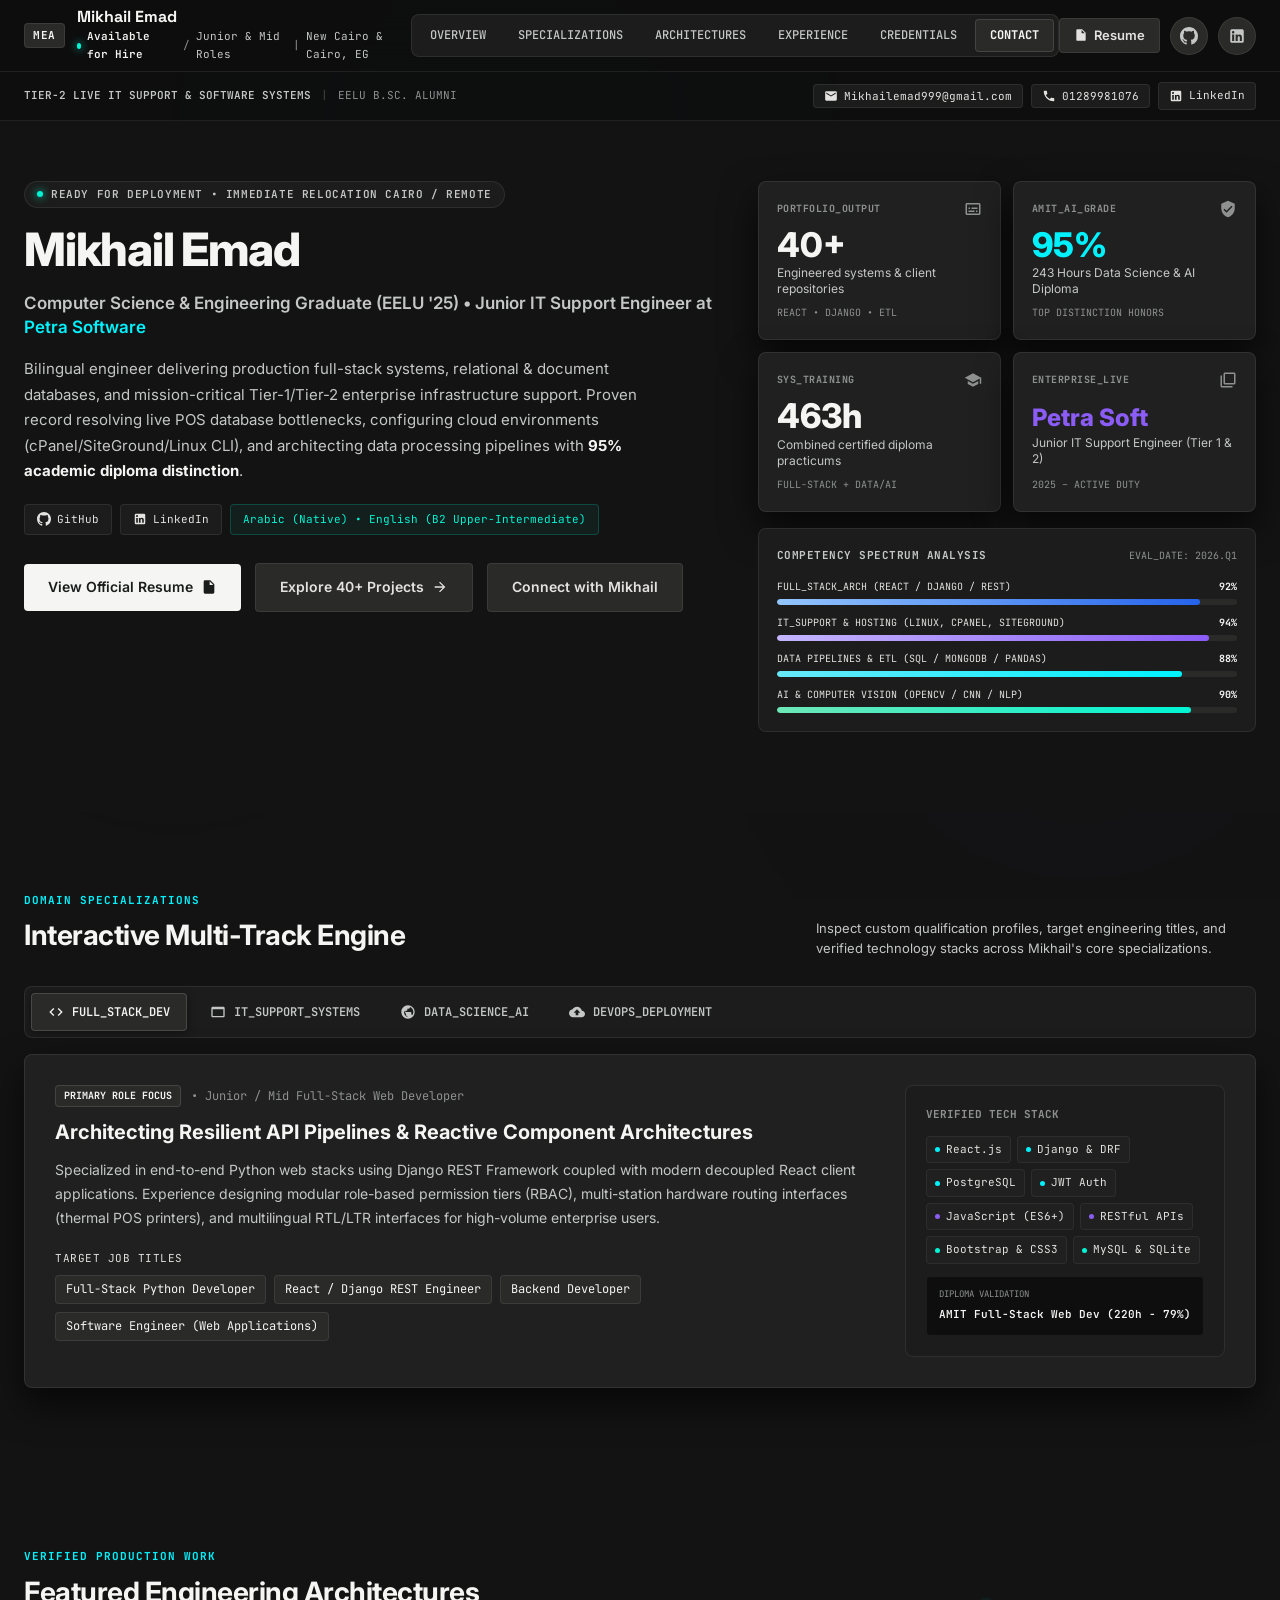
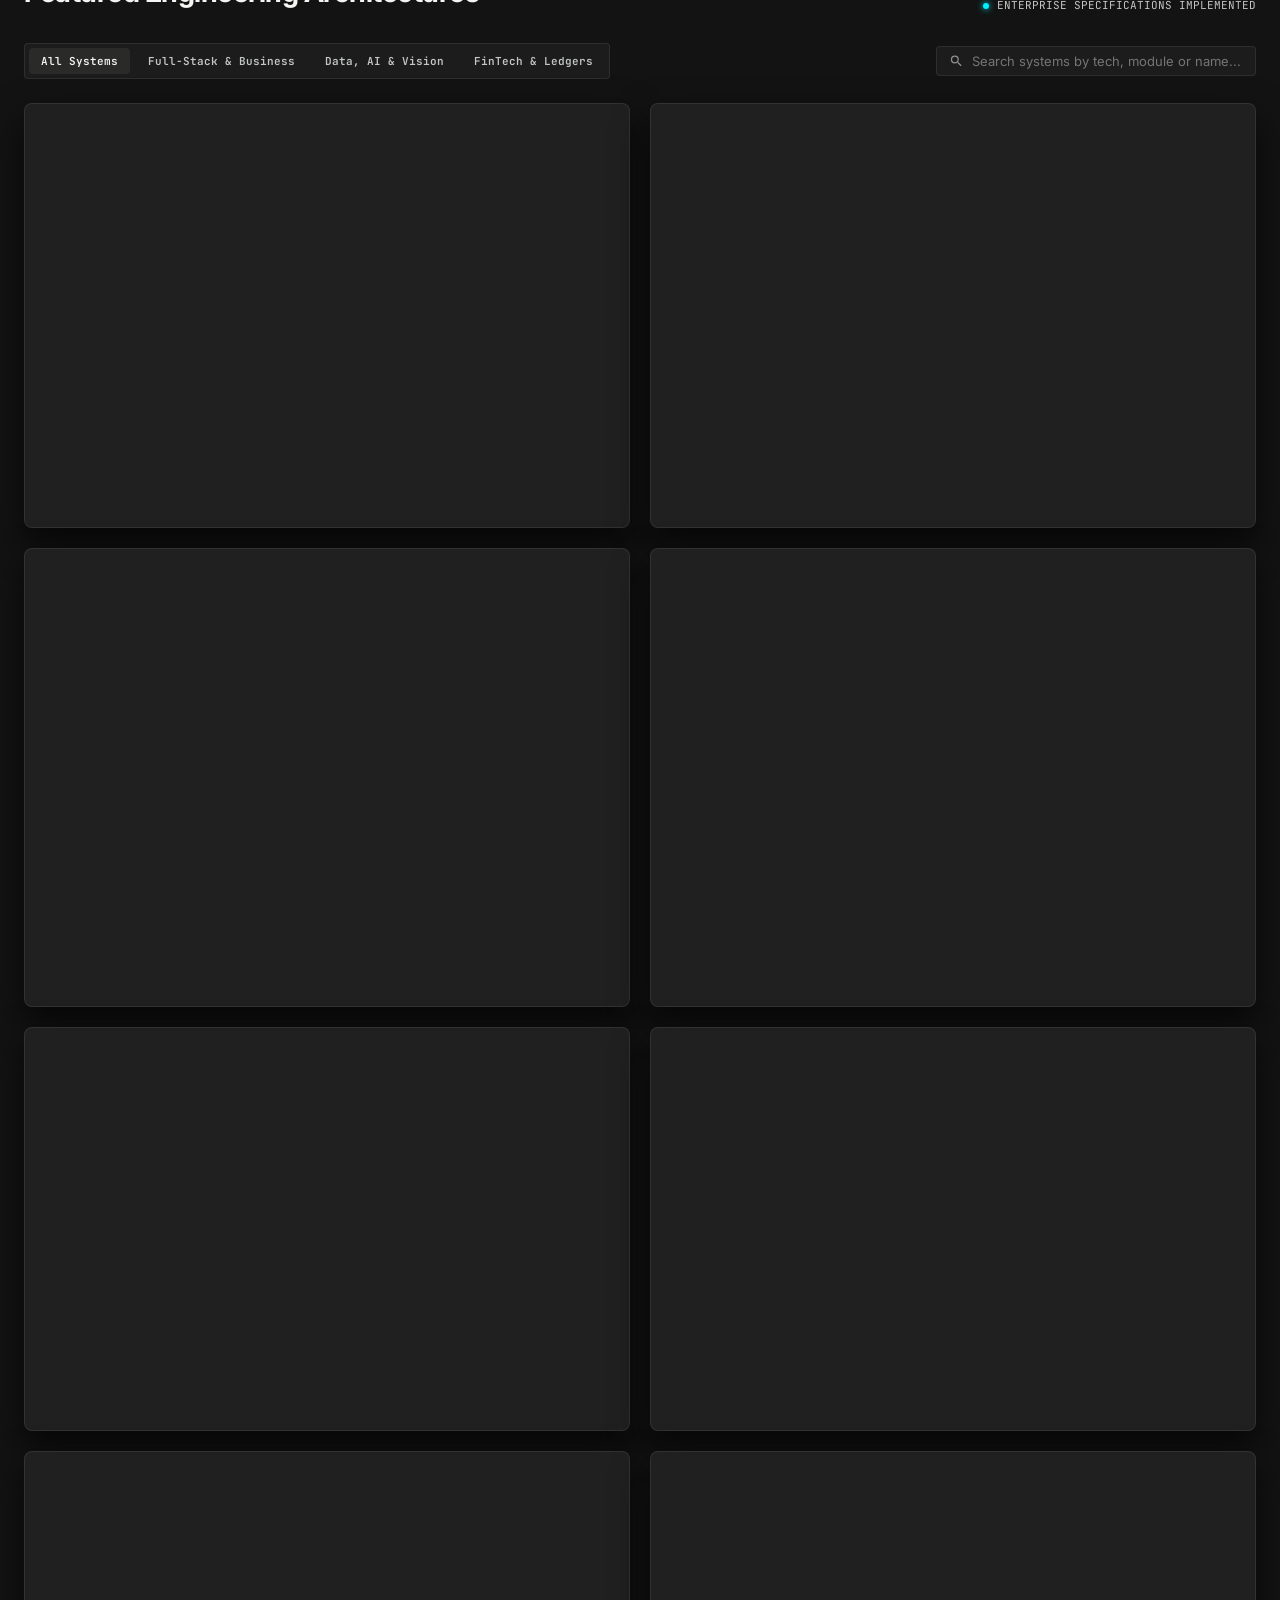
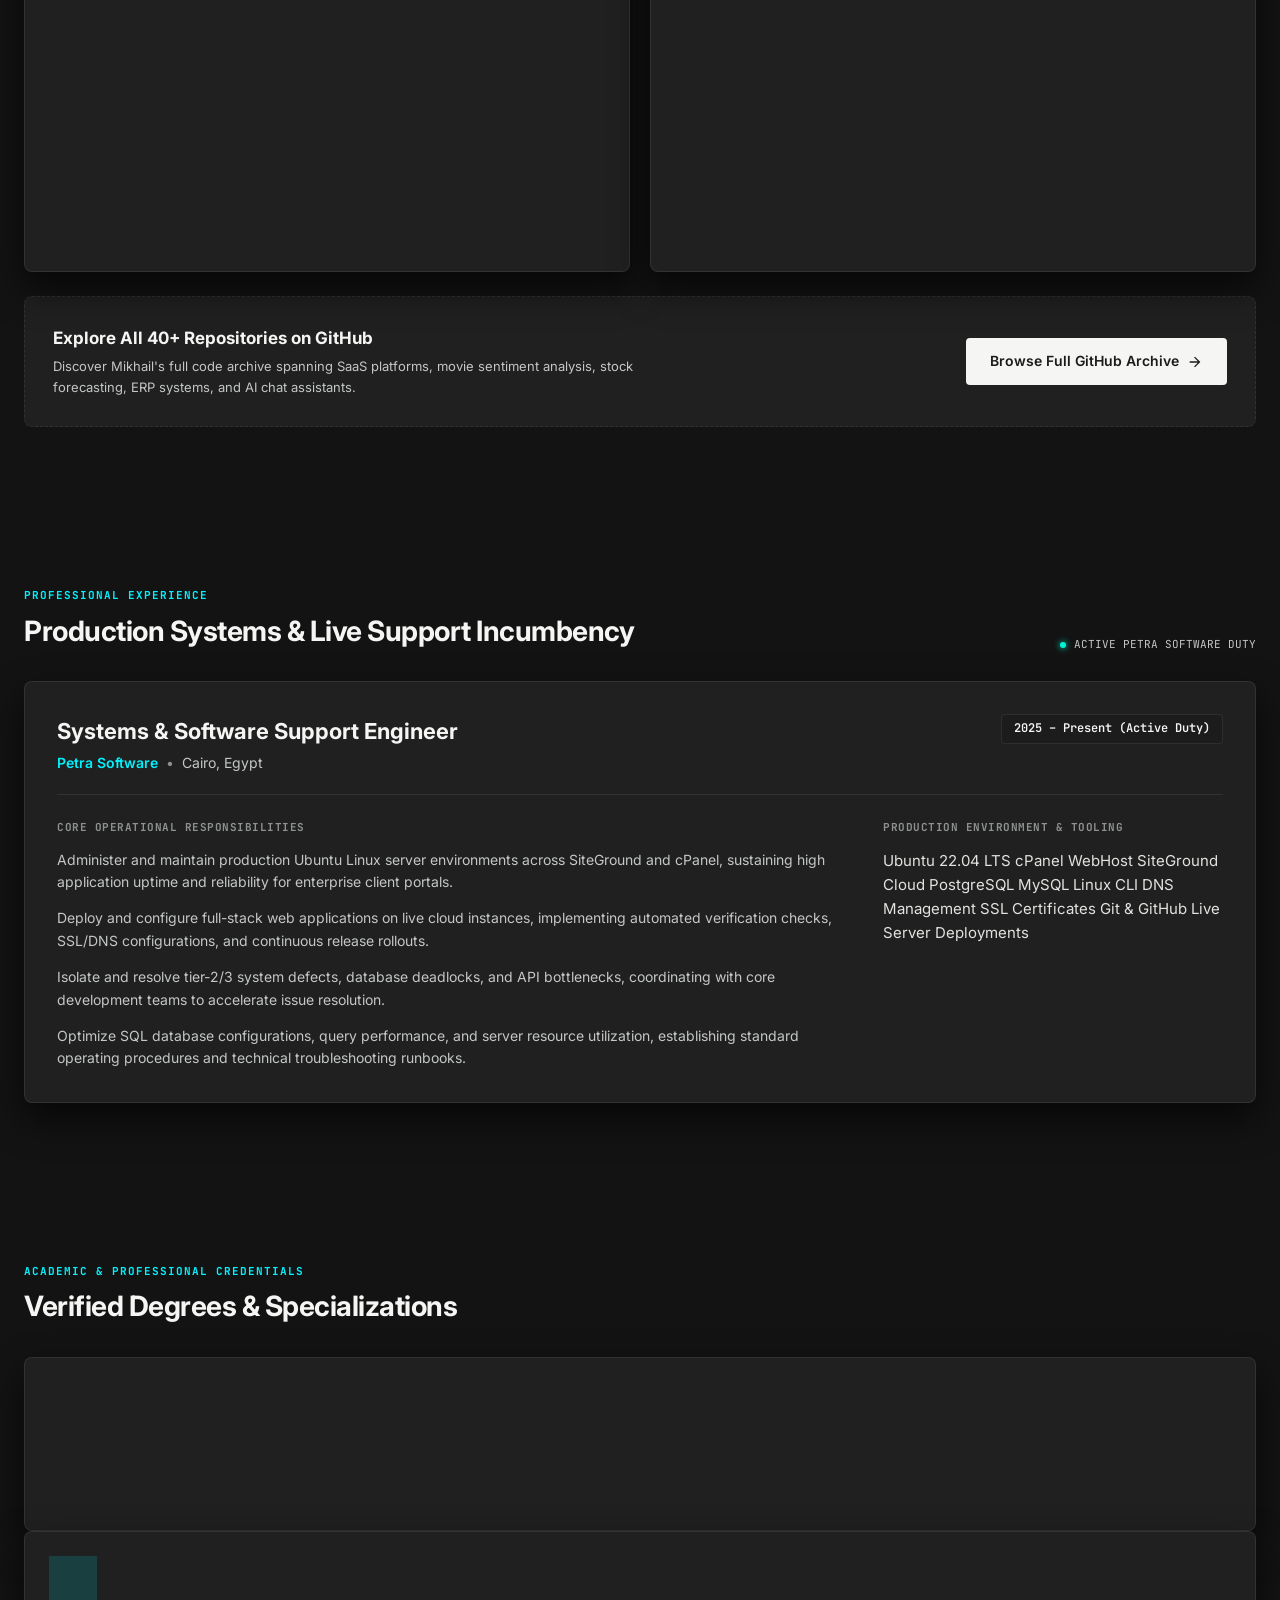
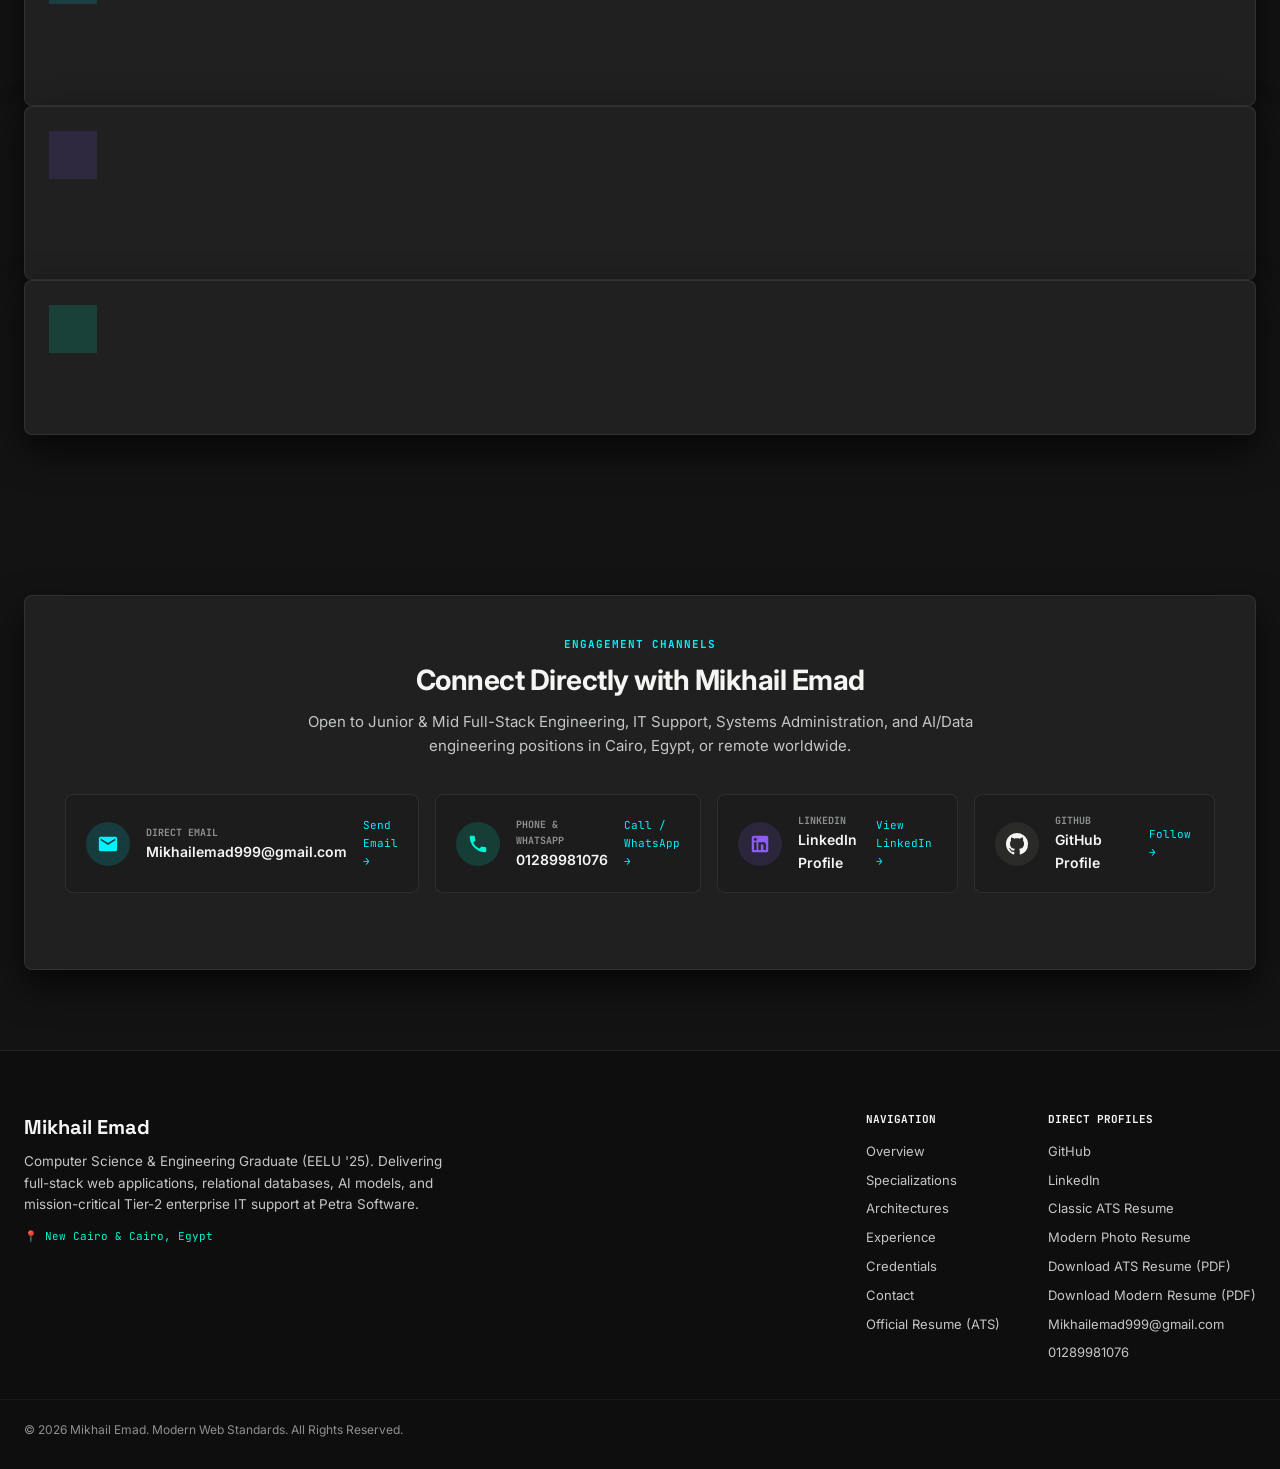
<file: index.html>
<!DOCTYPE html>
<html lang="en" class="dark">

<head>
  <meta charset="UTF-8">
  <meta name="viewport" content="width=device-width, initial-scale=1.0">
  <meta name="description"
    content="Mikhail Emad — Computer Science &amp; Engineering Graduate | Full-Stack Developer | IT Support &amp; AI Specialist at Petra Software.">
  <meta name="keywords"
    content="Mikhail Emad, Software Engineer, Full-Stack Developer, IT Support Engineer, AI Engineer, React, Django, Python, Linux, Cairo, Egypt">
  <meta name="author" content="Mikhail Emad">
  <title>Mikhail Emad — Executive Engineering Portfolio</title>

  <!-- Google Fonts: Inter & JetBrains Mono -->
  <link rel="preconnect" href="https://fonts.googleapis.com">
  <link rel="preconnect" href="https://fonts.gstatic.com" crossorigin>
  <link
    href="https://fonts.googleapis.com/css2?family=Inter:wght@300;400;500;600;700;800&family=JetBrains+Mono:wght@400;500;600;700&family=Space+Grotesk:wght@500;600;700&display=swap"
    rel="stylesheet">

  <!-- Stylesheet -->
  <link rel="stylesheet" href="styles.css?v=20260911_v3">

  <!-- Favicon -->
  <link rel="icon" href="data:image/svg+xml,<svg xmlns='http://www.w3.org/2000/svg' viewBox='0 0 100 100'><rect width='100' height='100' rx='20' fill='%23131722'/><text x='50%' y='62%' dominant-baseline='middle' text-anchor='middle' font-size='46' font-weight='800' fill='%2338bdf8' font-family='sans-serif'>ME</text></svg>">
</head>

<body class="bg-background text-on-surface">

  <!-- Background Ambient Glow Meshes -->
  <div class="bg-mesh-container" aria-hidden="true">
    <div class="bg-mesh-glow glow-1"></div>
    <div class="bg-mesh-glow glow-2"></div>
    <div class="bg-mesh-glow glow-3"></div>
  </div>

  <!-- Top Global Header -->
  <header class="site-header" id="site-header">
    <div class="container header-container">
      <div class="header-left">
        <a href="#hero" class="logo-group" aria-label="Mikhail Emad Home">
          <span class="logo-badge">MEA</span>
          <div class="logo-text-wrap">
            <span class="logo-name">Mikhail Emad</span>
            <div class="logo-status">
              <span class="status-dot"></span>
              <span class="status-label">Available for Hire</span>
              <span class="sep">/</span>
              <span class="status-sub">Junior & Mid Roles</span>
              <span class="sep hidden-sm">|</span>
              <span class="status-loc hidden-sm">New Cairo &amp; Cairo, EG</span>
            </div>
          </div>
        </a>
      </div>

      <!-- Navigation Links -->
      <nav class="desktop-nav" aria-label="Main Navigation">
        <a href="#hero" class="nav-item active" data-nav="overview">Overview</a>
        <a href="#tracks" class="nav-item" data-nav="tracks">Specializations</a>
        <a href="#projects" class="nav-item" data-nav="projects">Architectures</a>
        <a href="#experience" class="nav-item" data-nav="experience">Experience</a>
        <a href="#credentials" class="nav-item" data-nav="credentials">Credentials</a>
        <a href="#contact" class="nav-item" data-nav="contact">Contact</a>
      </nav>

      <!-- Direct Profile Links & Resume -->
      <div class="header-actions">
        <a href="resume.html" target="_blank" class="btn btn-outline btn-sm" id="nav-resume-btn"
          style="padding: 6px 14px; font-size: 13px; font-weight: 600; display: inline-flex; align-items: center; gap: 6px;"
          title="Open Official ATS Resume">
          <svg viewBox="0 0 24 24" width="14" height="14" fill="currentColor"><path d="M14 2H6a2 2 0 0 0-2 2v16a2 2 0 0 0 2 2h12a2 2 0 0 0 2-2V8l-6-6zM13 9V3.5L18.5 9H13z"/></svg>
          <span>Resume</span>
        </a>

        <a href="https://github.com/mikhailemad999" target="_blank" rel="noopener noreferrer" class="icon-link-btn"
          aria-label="GitHub Profile" title="GitHub" id="nav-github-link">
          <svg viewBox="0 0 24 24" width="18" height="18" fill="currentColor">
            <path
              d="M12 0C5.37 0 0 5.37 0 12c0 5.31 3.435 9.795 8.205 11.385.6.105.825-.255.825-.57 0-.285-.015-1.23-.015-2.235-3.015.555-3.795-.735-4.035-1.41-.135-.345-.72-1.41-1.23-1.695-.42-.225-1.02-.78-.015-.795.945-.015 1.62.87 1.845 1.23 1.08 1.815 2.805 1.305 3.495.99.105-.78.42-1.305.765-1.605-2.67-.3-5.46-1.335-5.46-5.925 0-1.305.465-2.385 1.23-3.225-.12-.3-.54-1.53.12-3.18 0 0 1.005-.315 3.3 1.23.96-.27 1.98-.405 3-.405s2.04.135 3 .405c2.295-1.56 3.3-1.23 3.3-1.23.66 1.65.24 2.88.12 3.18.765.84 1.23 1.905 1.23 3.225 0 4.605-2.805 5.625-5.475 5.925.435.375.81 1.095.81 2.22 0 1.605-.015 2.895-.015 3.3 0 .315.225.69.825.57A12.02 12.02 0 0024 12c0-6.63-5.37-12-12-12z" />
          </svg>
        </a>

        <a href="https://www.linkedin.com/in/mikhail-emad-b67805372"
          target="_blank" rel="noopener noreferrer" class="icon-link-btn" aria-label="LinkedIn Profile" title="LinkedIn"
          id="nav-linkedin-link">
          <svg viewBox="0 0 24 24" width="18" height="18" fill="currentColor">
            <path
              d="M19 3a2 2 0 0 1 2 2v14a2 2 0 0 1-2 2H5a2 2 0 0 1-2-2V5a2 2 0 0 1 2-2h14m-.5 15.5v-5.3a3.26 3.26 0 0 0-3.26-3.26c-.85 0-1.84.52-2.28 1.3v-1.11h-2.79v8.37h2.79v-4.93c0-.77.62-1.4 1.39-1.4a1.4 1.4 0 0 1 1.4 1.4v4.93h2.75M6.88 8.56a1.68 1.68 0 0 0 1.68-1.68c0-.93-.75-1.69-1.68-1.69a1.69 1.69 0 0 0-1.69 1.69c0 .93.76 1.68 1.69 1.68m1.39 9.94v-8.37H5.5v8.37h2.77z" />
          </svg>
        </a>

        <button class="mobile-toggle" id="mobile-toggle" aria-label="Toggle navigation menu" aria-expanded="false">
          <span class="bar"></span>
          <span class="bar"></span>
          <span class="bar"></span>
        </button>
      </div>
    </div>

    <!-- Mobile Drawer -->
    <div class="mobile-drawer" id="mobile-drawer">
      <a href="#hero" class="mobile-nav-link">Overview</a>
      <a href="#tracks" class="mobile-nav-link">Specializations</a>
      <a href="#projects" class="mobile-nav-link">Architectures</a>
      <a href="#experience" class="mobile-nav-link">Experience</a>
      <a href="#credentials" class="mobile-nav-link">Credentials</a>
      <a href="#contact" class="mobile-nav-link">Contact</a>
      <div class="mobile-drawer-socials">
        <a href="resume.html" target="_blank" class="btn btn-primary btn-block">View Official Resume</a>
        <a href="https://github.com/mikhailemad999" target="_blank" rel="noopener noreferrer"
          class="btn btn-outline btn-block">GitHub</a>
        <a href="https://www.linkedin.com/in/mikhail-emad-b67805372"
          target="_blank" rel="noopener noreferrer" class="btn btn-outline btn-block">LinkedIn</a>
      </div>
    </div>
  </header>

  <!-- Top Command Telemetry Bar -->
  <section class="telemetry-bar" aria-label="System Telemetry">
    <div class="container telemetry-container">
      <div class="telemetry-left">
        <span class="telemetry-role">TIER-2 LIVE IT SUPPORT &amp; SOFTWARE SYSTEMS</span>
        <span class="telemetry-sep">|</span>
        <span class="telemetry-meta">EELU B.SC. ALUMNI</span>
      </div>
      <div class="telemetry-right">
        <button class="copy-btn" id="copy-email-btn" onclick="copyContact('Mikhailemad999@gmail.com', this)"
          title="Copy email address">
          <svg viewBox="0 0 24 24" width="14" height="14" fill="currentColor">
            <path
              d="M20 4H4c-1.1 0-1.99.9-1.99 2L2 18c0 1.1.9 2 2 2h16c1.1 0 2-.9 2-2V6c0-1.1-.9-2-2-2zm0 4l-8 5-8-5V6l8 5 8-5v2z" />
          </svg>
          <span class="btn-text">Mikhailemad999@gmail.com</span>
        </button>
        <button class="copy-btn" id="copy-phone-btn" onclick="copyContact('01289981076', this)"
          title="Copy phone number">
          <svg viewBox="0 0 24 24" width="14" height="14" fill="currentColor">
            <path
              d="M20.01 15.38c-1.23 0-2.42-.2-3.53-.56a.977.977 0 0 0-1.01.24l-2.2 2.2a15.053 15.053 0 0 1-6.59-6.59l2.2-2.21a.96.96 0 0 0 .25-1A11.36 11.36 0 0 1 8.5 3.99c0-.55-.45-1-1-1H4c-.55 0-1 .45-1 1 0 9.39 7.61 17 17 17 .55 0 1-.45 1-1v-3.5c0-.55-.45-1-.99-1.11z" />
          </svg>
          <span class="btn-text">01289981076</span>
        </button>
        <a href="https://www.linkedin.com/in/mikhail-emad-b67805372"
          target="_blank" rel="noopener noreferrer" class="copy-btn" title="View LinkedIn Profile">
          <svg viewBox="0 0 24 24" width="14" height="14" fill="currentColor">
            <path
              d="M19 3a2 2 0 0 1 2 2v14a2 2 0 0 1-2 2H5a2 2 0 0 1-2-2V5a2 2 0 0 1 2-2h14m-.5 15.5v-5.3a3.26 3.26 0 0 0-3.26-3.26c-.85 0-1.84.52-2.28 1.3v-1.11h-2.79v8.37h2.79v-4.93c0-.77.62-1.4 1.39-1.4a1.4 1.4 0 0 1 1.4 1.4v4.93h2.75M6.88 8.56a1.68 1.68 0 0 0 1.68-1.68c0-.93-.75-1.69-1.68-1.69a1.69 1.69 0 0 0-1.69 1.69c0 .93.76 1.68 1.69 1.68m1.39 9.94v-8.37H5.5v8.37h2.77z" />
          </svg>
          <span class="btn-text">LinkedIn</span>
        </a>
      </div>
    </div>
  </section>

  <main id="main-content">

    <!-- Executive Hero & Impact Bento Section -->
    <section class="hero-section" id="hero">


      <div class="container hero-grid">
        <!-- Left: Executive Biography & Identity -->
        <div class="hero-bio-column">
          <div class="dispatch-badge">
            <span class="status-indicator"></span>
            <span>Ready for Deployment • Immediate Relocation Cairo / Remote</span>
          </div>

          <h1 class="hero-name">Mikhail Emad</h1>

          <p class="hero-title-lead">
            Computer Science &amp; Engineering Graduate (EELU '25) • Junior IT Support Engineer at <span
              class="highlight">Petra Software</span>
          </p>

          <p class="hero-summary">
            Bilingual engineer delivering production full-stack systems, relational &amp; document databases, and
            mission-critical Tier-1/Tier-2 enterprise infrastructure support. Proven record resolving live POS database
            bottlenecks, configuring cloud environments (cPanel/SiteGround/Linux CLI), and architecting data processing
            pipelines with <strong>95% academic diploma distinction</strong>.
          </p>

          <div class="hero-badges-strip">
            <a href="https://github.com/mikhailemad999" target="_blank" rel="noopener noreferrer" class="meta-chip">
              <svg viewBox="0 0 24 24" width="14" height="14" fill="currentColor">
                <path
                  d="M12 0C5.37 0 0 5.37 0 12c0 5.31 3.435 9.795 8.205 11.385.6.105.825-.255.825-.57 0-.285-.015-1.23-.015-2.235-3.015.555-3.795-.735-4.035-1.41-.135-.345-.72-1.41-1.23-1.695-.42-.225-1.02-.78-.015-.795.945-.015 1.62.87 1.845 1.23 1.08 1.815 2.805 1.305 3.495.99.105-.78.42-1.305.765-1.605-2.67-.3-5.46-1.335-5.46-5.925 0-1.305.465-2.385 1.23-3.225-.12-.3-.54-1.53.12-3.18 0 0 1.005-.315 3.3 1.23.96-.27 1.98-.405 3-.405s2.04.135 3 .405c2.295-1.56 3.3-1.23 3.3-1.23.66 1.65.24 2.88.12 3.18.765.84 1.23 1.905 1.23 3.225 0 4.605-2.805 5.625-5.475 5.925.435.375.81 1.095.81 2.22 0 1.605-.015 2.895-.015 3.3 0 .315.225.69.825.57A12.02 12.02 0 0024 12c0-6.63-5.37-12-12-12z" />
              </svg>
              <span>GitHub</span>
            </a>
            <a href="https://www.linkedin.com/in/mikhail-emad-b67805372"
              target="_blank" rel="noopener noreferrer" class="meta-chip">
              <svg viewBox="0 0 24 24" width="14" height="14" fill="currentColor">
                <path
                  d="M19 3a2 2 0 0 1 2 2v14a2 2 0 0 1-2 2H5a2 2 0 0 1-2-2V5a2 2 0 0 1 2-2h14m-.5 15.5v-5.3a3.26 3.26 0 0 0-3.26-3.26c-.85 0-1.84.52-2.28 1.3v-1.11h-2.79v8.37h2.79v-4.93c0-.77.62-1.4 1.39-1.4a1.4 1.4 0 0 1 1.4 1.4v4.93h2.75M6.88 8.56a1.68 1.68 0 0 0 1.68-1.68c0-.93-.75-1.69-1.68-1.69a1.69 1.69 0 0 0-1.69 1.69c0 .93.76 1.68 1.69 1.68m1.39 9.94v-8.37H5.5v8.37h2.77z" />
              </svg>
              <span>LinkedIn</span>
            </a>
            <span class="meta-chip lang-chip">Arabic (Native) • English (B2 Upper-Intermediate)</span>
          </div>

          <div class="hero-actions">
            <a href="resume.html" target="_blank" class="btn btn-primary btn-lg" id="hero-resume-action">
              <span>View Official Resume</span>
              <svg viewBox="0 0 24 24" width="16" height="16" fill="currentColor">
                <path d="M14 2H6a2 2 0 0 0-2 2v16a2 2 0 0 0 2 2h12a2 2 0 0 0 2-2V8l-6-6zM13 9V3.5L18.5 9H13z"/>
              </svg>
            </a>
            <a href="#projects" class="btn btn-outline btn-lg">
              <span>Explore 40+ Projects</span>
              <svg viewBox="0 0 24 24" width="16" height="16" fill="currentColor">
                <path d="M12 4l-1.41 1.41L16.17 11H4v2h12.17l-5.58 5.59L12 20l8-8z" />
              </svg>
            </a>
            <a href="#contact" class="btn btn-outline btn-lg">
              <span>Connect with Mikhail</span>
            </a>
          </div>
        </div>

        <!-- Right: Bento Telemetry Metrics & Competency Analysis -->
        <div class="hero-bento-column">
          <div class="bento-grid-2x2">
            <!-- Metric 1 -->
            <div class="bento-card tilt-target">
              <div class="bento-card-header">
                <span class="bento-label">PORTFOLIO_OUTPUT</span>
                <svg viewBox="0 0 24 24" width="18" height="18" fill="currentColor">
                  <path
                    d="M20 4H4c-1.1 0-2 .9-2 2v12c0 1.1.9 2 2 2h16c1.1 0 2-.9 2-2V6c0-1.1-.9-2-2-2zm0 14H4V6h16v12zM6 10h2v2H6zm0 4h8v2H6zm10 0h2v2h-2zm-6-4h8v2h-8z" />
                </svg>
              </div>
              <div class="bento-number">40+</div>
              <div class="bento-desc">Engineered systems &amp; client repositories</div>
              <span class="bento-subtag">React • Django • ETL</span>
            </div>

            <!-- Metric 2 -->
            <div class="bento-card tilt-target">
              <div class="bento-card-header">
                <span class="bento-label">AMIT_AI_GRADE</span>
                <svg viewBox="0 0 24 24" width="18" height="18" fill="currentColor">
                  <path
                    d="M12 1L3 5v6c0 5.55 3.84 10.74 9 12 5.16-1.26 9-6.45 9-12V5l-9-4zm-2 16l-4-4 1.41-1.41L10 14.17l6.59-6.59L18 9l-8 8z" />
                </svg>
              </div>
              <div class="bento-number highlight-cyan">95%</div>
              <div class="bento-desc">243 Hours Data Science &amp; AI Diploma</div>
              <span class="bento-subtag">Top Distinction Honors</span>
            </div>

            <!-- Metric 3 -->
            <div class="bento-card tilt-target">
              <div class="bento-card-header">
                <span class="bento-label">SYS_TRAINING</span>
                <svg viewBox="0 0 24 24" width="18" height="18" fill="currentColor">
                  <path d="M5 13.18v4L12 21l7-3.82v-4L12 17l-7-3.82zM12 3L1 9l11 6 9-4.91V17h2V9L12 3z" />
                </svg>
              </div>
              <div class="bento-number">463h</div>
              <div class="bento-desc">Combined certified diploma practicums</div>
              <span class="bento-subtag">Full-Stack + Data/AI</span>
            </div>

            <!-- Metric 4 -->
            <div class="bento-card tilt-target">
              <div class="bento-card-header">
                <span class="bento-label">ENTERPRISE_LIVE</span>
                <svg viewBox="0 0 24 24" width="18" height="18" fill="currentColor">
                  <path
                    d="M4 6H2v14c0 1.1.9 2 2 2h14v-2H4V6zm16-4H8c-1.1 0-2 .9-2 2v12c0 1.1.9 2 2 2h12c1.1 0 2-.9 2-2V4c0-1.1-.9-2-2-2zm0 14H8V4h12v12z" />
                </svg>
              </div>
              <div class="bento-number highlight-violet">Petra Soft</div>
              <div class="bento-desc">Junior IT Support Engineer (Tier 1 &amp; 2)</div>
              <span class="bento-subtag">2025 – Active Duty</span>
            </div>
          </div>

          <!-- Competency Spectrum Telemetry Box -->
          <div class="spectrum-box tilt-target">
            <div class="spectrum-header">
              <span class="spectrum-title">Competency Spectrum Analysis</span>
              <span class="spectrum-date">EVAL_DATE: 2026.Q1</span>
            </div>

            <div class="spectrum-items">
              <div class="spectrum-row">
                <div class="spectrum-label-wrap">
                  <span>FULL_STACK_ARCH (REACT / DJANGO / REST)</span>
                  <span class="spectrum-val">92%</span>
                </div>
                <div class="progress-track">
                  <div class="progress-fill primary" style="width: 92%;"></div>
                </div>
              </div>

              <div class="spectrum-row">
                <div class="spectrum-label-wrap">
                  <span>IT_SUPPORT &amp; HOSTING (LINUX, CPANEL, SITEGROUND)</span>
                  <span class="spectrum-val">94%</span>
                </div>
                <div class="progress-track">
                  <div class="progress-fill secondary" style="width: 94%;"></div>
                </div>
              </div>

              <div class="spectrum-row">
                <div class="spectrum-label-wrap">
                  <span>DATA PIPELINES &amp; ETL (SQL / MONGODB / PANDAS)</span>
                  <span class="spectrum-val">88%</span>
                </div>
                <div class="progress-track">
                  <div class="progress-fill cyan" style="width: 88%;"></div>
                </div>
              </div>

              <div class="spectrum-row">
                <div class="spectrum-label-wrap">
                  <span>AI &amp; COMPUTER VISION (OPENCV / CNN / NLP)</span>
                  <span class="spectrum-val">90%</span>
                </div>
                <div class="progress-track">
                  <div class="progress-fill emerald" style="width: 90%;"></div>
                </div>
              </div>
            </div>
          </div>
        </div>
      </div>
    </section>

    <!-- Interactive 4-Track Domain Specializations Hub -->
    <section class="section tracks-section" id="tracks">
      <div class="container">
        <div class="section-title-row">
          <div>
            <span class="section-kicker">DOMAIN SPECIALIZATIONS</span>
            <h2 class="section-heading">Interactive Multi-Track Engine</h2>
          </div>
          <p class="section-subtext-right">
            Inspect custom qualification profiles, target engineering titles, and verified technology stacks across
            Mikhail's core specializations.
          </p>
        </div>

        <!-- Segmented Tab Switcher Rail -->
        <div class="track-tab-rail" role="tablist">
          <button class="track-tab-btn active" id="tab-fullstack" onclick="switchTrack('fullstack')" role="tab"
            aria-selected="true">
            <svg viewBox="0 0 24 24" width="16" height="16" fill="currentColor">
              <path d="M9.4 16.6L4.8 12l4.6-4.6L8 6l-6 6 6 6 1.4-1.4zm5.2 0l4.6-4.6-4.6-4.6L16 6l6 6-6 6-1.4-1.4z" />
            </svg>
            <span>FULL_STACK_DEV</span>
          </button>
          <button class="track-tab-btn" id="tab-itsystems" onclick="switchTrack('itsystems')" role="tab"
            aria-selected="false">
            <svg viewBox="0 0 24 24" width="16" height="16" fill="currentColor">
              <path d="M20 4H4c-1.1 0-2 .9-2 2v12c0 1.1.9 2 2 2h16c1.1 0 2-.9 2-2V6c0-1.1-.9-2-2-2zm0 14H4V8h16v10z" />
            </svg>
            <span>IT_SUPPORT_SYSTEMS</span>
          </button>
          <button class="track-tab-btn" id="tab-dataai" onclick="switchTrack('dataai')" role="tab"
            aria-selected="false">
            <svg viewBox="0 0 24 24" width="16" height="16" fill="currentColor">
              <path
                d="M12 2C6.48 2 2 6.48 2 12s4.48 10 10 10 10-4.48 10-10S17.52 2 12 2zm1 17.93c-3.95-.49-7-3.85-7-7.93 0-.62.08-1.21.21-1.79L9 15v1c0 1.1.9 2 2 2v1.93zm6.9-2.54c-.26-.81-1-1.39-1.9-1.39h-1v-3c0-.55-.45-1-1-1H8v-2h2c.55 0 1-.45 1-1V7h2c1.1 0 2-.9 2-2v-.41c2.93 1.19 5 4.06 5 7.41 0 2.08-.8 3.97-2.1 5.39z" />
            </svg>
            <span>DATA_SCIENCE_AI</span>
          </button>
          <button class="track-tab-btn" id="tab-devops" onclick="switchTrack('devops')" role="tab"
            aria-selected="false">
            <svg viewBox="0 0 24 24" width="16" height="16" fill="currentColor">
              <path
                d="M19.35 10.04C18.67 6.59 15.64 4 12 4 9.11 4 6.6 5.64 5.35 8.04 2.34 8.36 0 10.91 0 14c0 3.31 2.69 6 6 6h13c2.76 0 5-2.24 5-5 0-2.64-2.05-4.78-4.65-4.96zM14 13v4h-4v-4H7l5-5 5 5h-3z" />
            </svg>
            <span>DEVOPS_DEPLOYMENT</span>
          </button>
        </div>

        <!-- Track Container Stage -->
        <div class="track-stage-card glass-card">
          <!-- 1. Full-Stack View -->
          <div class="track-view-pane active" id="track-pane-fullstack">
            <div class="track-main-info">
              <div class="track-status-header">
                <span class="track-pill">Primary Role Focus</span>
                <span class="track-focus-text">• Junior / Mid Full-Stack Web Developer</span>
              </div>
              <h3 class="track-heading">Architecting Resilient API Pipelines &amp; Reactive Component Architectures</h3>
              <p class="track-description">
                Specialized in end-to-end Python web stacks using Django REST Framework coupled with modern decoupled
                React client applications. Experience designing modular role-based permission tiers (RBAC),
                multi-station hardware routing interfaces (thermal POS printers), and multilingual RTL/LTR interfaces
                for high-volume enterprise users.
              </p>
              <div class="track-titles-block">
                <span class="titles-label">Target Job Titles</span>
                <div class="titles-chips">
                  <span class="title-chip">Full-Stack Python Developer</span>
                  <span class="title-chip">React / Django REST Engineer</span>
                  <span class="title-chip">Backend Developer</span>
                  <span class="title-chip">Software Engineer (Web Applications)</span>
                </div>
              </div>
            </div>

            <div class="track-side-specs">
              <span class="specs-heading">Verified Tech Stack</span>
              <div class="specs-chips">
                <span class="spec-tag"><span class="bullet cyan"></span>React.js</span>
                <span class="spec-tag"><span class="bullet cyan"></span>Django &amp; DRF</span>
                <span class="spec-tag"><span class="bullet cyan"></span>PostgreSQL</span>
                <span class="spec-tag"><span class="bullet cyan"></span>JWT Auth</span>
                <span class="spec-tag"><span class="bullet violet"></span>JavaScript (ES6+)</span>
                <span class="spec-tag"><span class="bullet violet"></span>RESTful APIs</span>
                <span class="spec-tag"><span class="bullet emerald"></span>Bootstrap &amp; CSS3</span>
                <span class="spec-tag"><span class="bullet emerald"></span>MySQL &amp; SQLite</span>
              </div>
              <div class="diploma-validation-box">
                <span class="validation-label">DIPLOMA VALIDATION</span>
                <span class="validation-title">AMIT Full-Stack Web Dev (220h - 79%)</span>
              </div>
            </div>
          </div>

          <!-- 2. IT Systems View -->
          <div class="track-view-pane" id="track-pane-itsystems">
            <div class="track-main-info">
              <div class="track-status-header">
                <span class="track-pill violet">Active Enterprise Role</span>
                <span class="track-focus-text">• Junior IT Support Engineer &amp; Systems Admin</span>
              </div>
              <h3 class="track-heading">Mission-Critical Helpdesk, Linux CLI Triage &amp; Database Diagnostics</h3>
              <p class="track-description">
                Serving in frontline production support for <strong>Petra Software</strong> since 2025. Delivering live
                customer issue resolution across POS, ERP, and inventory suites. Proficient in direct SQL diagnostics on
                live server instances, diagnosing server-side errors, inspecting Apache/Nginx web server logs,
                configuring customer mail servers (DNS/MX/SPF), and structuring bug reports for core software
                engineering units.
              </p>
              <div class="track-titles-block">
                <span class="titles-label">Target Job Titles</span>
                <div class="titles-chips">
                  <span class="title-chip">IT Support Engineer (Tier 1 / Tier 2)</span>
                  <span class="title-chip">Technical Support Specialist</span>
                  <span class="title-chip">Application Support Engineer</span>
                  <span class="title-chip">Systems Operations Associate</span>
                </div>
              </div>
            </div>

            <div class="track-side-specs">
              <span class="specs-heading">Infrastructure &amp; Tools</span>
              <div class="specs-chips">
                <span class="spec-tag"><span class="bullet violet"></span>Linux / Ubuntu CLI</span>
                <span class="spec-tag"><span class="bullet violet"></span>cPanel &amp; WHM</span>
                <span class="spec-tag"><span class="bullet violet"></span>SiteGround Hosting</span>
                <span class="spec-tag"><span class="bullet violet"></span>Live SQL Querying</span>
                <span class="spec-tag"><span class="bullet cyan"></span>DNS &amp; MX Config</span>
                <span class="spec-tag"><span class="bullet cyan"></span>Software Deployment</span>
                <span class="spec-tag"><span class="bullet emerald"></span>Troubleshooting</span>
                <span class="spec-tag"><span class="bullet emerald"></span>Client Onboarding</span>
              </div>
              <div class="diploma-validation-box">
                <span class="validation-label">ACTIVE INCUMBENCY</span>
                <span class="validation-title">Petra Software (2025 – Present)</span>
              </div>
            </div>
          </div>

          <!-- 3. Data & AI View -->
          <div class="track-view-pane" id="track-pane-dataai">
            <div class="track-main-info">
              <div class="track-status-header">
                <span class="track-pill cyan">Certified Distinction</span>
                <span class="track-focus-text">• AMIT AI Diploma 95% Honors</span>
              </div>
              <h3 class="track-heading">Data Engineering, Pipeline Automation &amp; Predictive Analytics</h3>
              <p class="track-description">
                Specialized in transitioning enterprise data out of legacy relational engines into distributed document
                databases (SQL Server to MongoDB ETL pipelines). Extensive mastery of Python numerical frameworks
                (Pandas, NumPy), machine learning pipelines (Scikit-Learn), exploratory statistical analysis, computer
                vision (OpenCV, CNNs), natural language processing, and exposing predictive models through scalable
                Flask REST APIs.
              </p>
              <div class="track-titles-block">
                <span class="titles-label">Target Job Titles</span>
                <div class="titles-chips">
                  <span class="title-chip">Data Engineer / ETL Specialist</span>
                  <span class="title-chip">Junior AI &amp; Machine Learning Engineer</span>
                  <span class="title-chip">Data Analyst &amp; BI Engineer</span>
                  <span class="title-chip">Computer Vision / NLP Associate</span>
                </div>
              </div>
            </div>

            <div class="track-side-specs">
              <span class="specs-heading">Data &amp; AI Frameworks</span>
              <div class="specs-chips">
                <span class="spec-tag"><span class="bullet cyan"></span>Python (Pandas/NumPy)</span>
                <span class="spec-tag"><span class="bullet cyan"></span>MongoDB (NoSQL)</span>
                <span class="spec-tag"><span class="bullet cyan"></span>MS SQL Server</span>
                <span class="spec-tag"><span class="bullet cyan"></span>Scikit-Learn &amp; ML</span>
                <span class="spec-tag"><span class="bullet emerald"></span>OpenCV &amp; CNNs</span>
                <span class="spec-tag"><span class="bullet emerald"></span>NLP &amp; Transformers</span>
                <span class="spec-tag"><span class="bullet violet"></span>Matplotlib &amp; Seaborn</span>
                <span class="spec-tag"><span class="bullet violet"></span>Flask REST APIs</span>
              </div>
              <div class="diploma-validation-box">
                <span class="validation-label">ACADEMIC HONORS</span>
                <span class="validation-title">AMIT AI Diploma (243h - 95% Grade)</span>
              </div>
            </div>
          </div>

          <!-- 4. DevOps View -->
          <div class="track-view-pane" id="track-pane-devops">
            <div class="track-main-info">
              <div class="track-status-header">
                <span class="track-pill emerald">Operational Track</span>
                <span class="track-focus-text">• Continuous Delivery &amp; Server Infrastructure</span>
              </div>
              <h3 class="track-heading">Reproducible Build Environments, Server Provisioning &amp; Monitoring</h3>
              <p class="track-description">
                Practical engineering workflow orchestration focusing on containerizing Python/Django services, setting
                up automated GitHub Actions CI/CD workflows, handling multi-branch Git releases, and administering web
                servers (Gunicorn, Nginx reverse proxies, SSL provisioning via Let's Encrypt, and cPanel/SiteGround
                production domains).
              </p>
              <div class="track-titles-block">
                <span class="titles-label">Target Job Titles</span>
                <div class="titles-chips">
                  <span class="title-chip">DevOps Associate Engineer</span>
                  <span class="title-chip">Cloud Operations Support</span>
                  <span class="title-chip">Deployment &amp; Release Coordinator</span>
                  <span class="title-chip">Linux Systems Specialist</span>
                </div>
              </div>
            </div>

            <div class="track-side-specs">
              <span class="specs-heading">DevOps Toolchain</span>
              <div class="specs-chips">
                <span class="spec-tag"><span class="bullet emerald"></span>Docker &amp; Compose</span>
                <span class="spec-tag"><span class="bullet emerald"></span>GitHub Actions CI/CD</span>
                <span class="spec-tag"><span class="bullet emerald"></span>Nginx Reverse Proxy</span>
                <span class="spec-tag"><span class="bullet emerald"></span>Ubuntu Server 22.04</span>
                <span class="spec-tag"><span class="bullet violet"></span>SSL / Certbot</span>
                <span class="spec-tag"><span class="bullet violet"></span>SiteGround Hosting</span>
                <span class="spec-tag"><span class="bullet cyan"></span>Bash Automation</span>
                <span class="spec-tag"><span class="bullet cyan"></span>Git Branching</span>
              </div>
              <div class="diploma-validation-box">
                <span class="validation-label">DEPLOYMENT PIPELINE</span>
                <span class="validation-title">Staging • Blue/Green • Live POS</span>
              </div>
            </div>
          </div>
        </div>
      </div>
    </section>

    <!-- Detailed Production Architectures Showcase -->
    <section class="section projects-section" id="projects">
      <div class="container">
        <div class="section-title-row">
          <div>
            <span class="section-kicker">VERIFIED PRODUCTION WORK</span>
            <h2 class="section-heading">Featured Engineering Architectures</h2>
          </div>
          <div class="section-status-indicator">
            <span class="pulse-dot"></span>
            <span>ENTERPRISE SPECIFICATIONS IMPLEMENTED</span>
          </div>
        </div>

        <!-- Filter Controls -->
        <div class="filter-wrapper">
          <div class="filter-tabs">
            <button class="filter-tab-btn active" data-filter="all">All Systems</button>
            <button class="filter-tab-btn" data-filter="fullstack">Full-Stack &amp; Business</button>
            <button class="filter-tab-btn" data-filter="dataai">Data, AI &amp; Vision</button>
            <button class="filter-tab-btn" data-filter="fintech">FinTech &amp; Ledgers</button>
          </div>

          <div class="search-wrap">
            <svg viewBox="0 0 24 24" width="16" height="16" fill="currentColor">
              <path
                d="M15.5 14h-.79l-.28-.27A6.471 6.471 0 0 0 16 9.5 6.5 6.5 0 1 0 9.5 16c1.61 0 3.09-.59 4.23-1.57l.27.28v.79l5 4.99L20.49 19l-4.99-5zm-6 0C7.01 14 5 11.99 5 9.5S7.01 5 9.5 5 14 7.01 14 9.5 11.99 14 9.5 14z" />
            </svg>
            <input type="text" id="project-search-input" placeholder="Search systems by tech, module or name..."
              aria-label="Search systems">
          </div>
        </div>

        <!-- Projects Grid -->
        <div class="projects-matrix-grid" id="projects-grid">

          <!-- 1. Restaurant POS & Operations Suite -->
          <div class="project-matrix-card glass-card tilt-target" data-category="fullstack"
            data-keywords="restaurant pos react django rest postgresql jwt printing inventory orders">
            <div class="card-inner">
              <div class="card-top-meta">
                <span class="tag-badge primary">POS • Hardware Integrated</span>
                <span class="meta-label">COMMERCIAL BUILD</span>
              </div>
              <h3 class="card-title">Restaurant POS &amp; Operations Management Suite</h3>
              <p class="card-summary">
                Enterprise dining room and kitchen operations platform. Features multi-station thermal receipt and
                kitchen printer routing with sub-second triggers. Accommodates 3 core operational modes (Dine-in with
                visual floor plans, Takeaway, and Delivery). Complete Arabic and English bidirectional RTL/LTR support.
              </p>
              <div class="arch-box">
                <span class="arch-box-title">Architecture Highlights</span>
                <ul class="arch-list">
                  <li><span class="bullet">&gt;</span> Granular table state tracking, split-check calculations &amp;
                    waiter workflows</li>
                  <li><span class="bullet">&gt;</span> Secure JWT session tokens with role-based access control
                    (Cashier, Waiter, Manager)</li>
                  <li><span class="bullet">&gt;</span> Multi-printer routing via custom ESC/POS network driver relay
                    (Kitchen, Cashier, Stations)</li>
                  <li><span class="bullet">&gt;</span> Real-time kitchen display screens and automatic low-inventory
                    notifications</li>
                </ul>
              </div>
            </div>
            <div class="card-bottom">
              <div class="card-tech-chips">
                <span>React</span>
                <span>Django REST</span>
                <span>JWT</span>
                <span>PostgreSQL</span>
                <span>ESC/POS</span>
                <span>i18n (AR/EN)</span>
              </div>
              <div class="card-action-row">
                <span class="status-text">STATUS: OPERATIONAL DEPLOYMENT</span>
                <a href="https://github.com/mikhailemad999/RestaurantOS" target="_blank" rel="noopener noreferrer"
                  class="link-action">
                  <span>View Repository</span>
                  <svg viewBox="0 0 24 24" width="14" height="14" fill="currentColor">
                    <path
                      d="M14 3h7v7h-2V6.41l-9.29 9.3-1.42-1.42 9.3-9.29H14V3zM5 5h6V3H5c-1.1 0-2 .9-2 2v14c0 1.1.9 2 2 2h14c1.1 0 2-.9 2-2v-6h-2v6H5V5z" />
                  </svg>
                </a>
              </div>
            </div>
          </div>

          <!-- 2. Real Estate Marketplace -->
          <div class="project-matrix-card glass-card tilt-target" data-category="fullstack"
            data-keywords="real estate estatepro react django postgresql property broker marketplace crm">
            <div class="card-inner">
              <div class="card-top-meta">
                <span class="tag-badge violet">PropTech • Full-Stack</span>
                <span class="meta-label">MULTI-PORTAL PLATFORM</span>
              </div>
              <h3 class="card-title">Real Estate Marketplace &amp; Property Management</h3>
              <p class="card-summary">
                Comprehensive real estate aggregation system engineered for property brokers, tenant booking, and
                investor management. Implements high-performance indexed multi-parameter filtering (district,
                price-brackets, square-meters, property category) backed by a specialized broker management dashboard.
              </p>
              <div class="arch-box">
                <span class="arch-box-title">Architecture Highlights</span>
                <ul class="arch-list">
                  <li><span class="bullet">&gt;</span> Optimized PostgreSQL composite indexes for sub-40ms spatial
                    property search</li>
                  <li><span class="bullet">&gt;</span> Integrated viewing appointment scheduler with dual agent calendar
                    sync</li>
                  <li><span class="bullet">&gt;</span> Automated lease agreement and PDF booking confirmation generator
                  </li>
                  <li><span class="bullet">&gt;</span> Interactive mortgage calculation engine and secure client-agent
                    messaging</li>
                </ul>
              </div>
            </div>
            <div class="card-bottom">
              <div class="card-tech-chips">
                <span>React</span>
                <span>Django REST</span>
                <span>PostgreSQL Indexes</span>
                <span>Cloudinary CDN</span>
                <span>Calendar Sync</span>
              </div>
              <div class="card-action-row">
                <span class="status-text">STATUS: PRODUCTION CODEBASE</span>
                <a href="https://github.com/mikhailemad999/EstatePro" target="_blank" rel="noopener noreferrer"
                  class="link-action">
                  <span>View Repository</span>
                  <svg viewBox="0 0 24 24" width="14" height="14" fill="currentColor">
                    <path
                      d="M14 3h7v7h-2V6.41l-9.29 9.3-1.42-1.42 9.3-9.29H14V3zM5 5h6V3H5c-1.1 0-2 .9-2 2v14c0 1.1.9 2 2 2h14c1.1 0 2-.9 2-2v-6h-2v6H5V5z" />
                  </svg>
                </a>
              </div>
            </div>
          </div>

          <!-- 3. Hospital Operations & Clinical ERP -->
          <div class="project-matrix-card glass-card tilt-target" data-category="fullstack"
            data-keywords="hospital healthcare clinical erp react django pharmacy surgery doctor rbac">
            <div class="card-inner">
              <div class="card-top-meta">
                <span class="tag-badge cyan">HealthTech • Clinical ERP</span>
                <span class="meta-label">MULTI-ROLE SECURITY</span>
              </div>
              <h3 class="card-title">Hospital Operations &amp; Clinical Management System</h3>
              <p class="card-summary">
                Mission-critical clinical management application unifying patient electronic records, pharmacy
                dispensary inventory, and surgical commission accounting. Implements strict Role-Based Access Control
                (RBAC) preventing unauthorized clinical data disclosure across Doctor, Nurse, Pharmacist, and Billing
                desks.
              </p>
              <div class="arch-box">
                <span class="arch-box-title">Architecture Highlights</span>
                <ul class="arch-list">
                  <li><span class="bullet">&gt;</span> Automated batch inventory deduction upon prescription
                    dispensation with low-stock alerts</li>
                  <li><span class="bullet">&gt;</span> Surgical commission ledger with tiered surgeon/assistant
                    distribution and profit audits</li>
                  <li><span class="bullet">&gt;</span> Emergency ticket triage queue and inpatient room/bed occupancy
                    tracking</li>
                  <li><span class="bullet">&gt;</span> Employee payroll, doctor attendance monitoring, and
                    department-level financial reporting</li>
                </ul>
              </div>
            </div>
            <div class="card-bottom">
              <div class="card-tech-chips">
                <span>React</span>
                <span>Django REST</span>
                <span>PostgreSQL</span>
                <span>RBAC Security</span>
                <span>Pharmacy Inventory</span>
              </div>
              <div class="card-action-row">
                <span class="status-text">STATUS: ENTERPRISE ARCHITECTURE</span>
                <a href="https://github.com/mikhailemad999" target="_blank" rel="noopener noreferrer"
                  class="link-action">
                  <span>View on GitHub</span>
                  <svg viewBox="0 0 24 24" width="14" height="14" fill="currentColor">
                    <path
                      d="M14 3h7v7h-2V6.41l-9.29 9.3-1.42-1.42 9.3-9.29H14V3zM5 5h6V3H5c-1.1 0-2 .9-2 2v14c0 1.1.9 2 2 2h14c1.1 0 2-.9 2-2v-6h-2v6H5V5z" />
                  </svg>
                </a>
              </div>
            </div>
          </div>

          <!-- 4. Retail Data Warehouse & Analytics Platform -->
          <div class="project-matrix-card glass-card tilt-target" data-category="dataai"
            data-keywords="data warehouse etl sql server mongodb flask pandas python analytics retail">
            <div class="card-inner">
              <div class="card-top-meta">
                <span class="tag-badge emerald">Data Engineering • ETL</span>
                <span class="meta-label">HYBRID DWH PIPELINE</span>
              </div>
              <h3 class="card-title">Retail Data Warehouse &amp; Analytics Platform</h3>
              <p class="card-summary">
                A hybrid retail data pipeline that systematically migrates normalized transactional records from a
                production MS SQL Server operational database into a denormalized MongoDB analytical warehouse, exposing
                clean aggregations via a Flask REST API for business intelligence and machine learning.
              </p>
              <div class="arch-box">
                <span class="arch-box-title">Architecture Highlights</span>
                <ul class="arch-list">
                  <li><span class="bullet">&gt;</span> Automated multi-stage Python ETL orchestrator with schema
                    validation and deduplication</li>
                  <li><span class="bullet">&gt;</span> Denormalized MongoDB document collections optimized for rapid
                    OLAP aggregation queries</li>
                  <li><span class="bullet">&gt;</span> Decoupled Flask REST API supplying pre-computed metrics to
                    executive reporting dashboards</li>
                  <li><span class="bullet">&gt;</span> Predictive customer segmentation models built with Pandas, NumPy,
                    and Scikit-Learn</li>
                </ul>
              </div>
            </div>
            <div class="card-bottom">
              <div class="card-tech-chips">
                <span>Python</span>
                <span>SQL Server</span>
                <span>MongoDB</span>
                <span>Flask</span>
                <span>Pandas</span>
                <span>ETL Pipeline</span>
              </div>
              <div class="card-action-row">
                <span class="status-text">STATUS: VERIFIED DATA PIPELINE</span>
                <a href="https://github.com/mikhailemad999" target="_blank" rel="noopener noreferrer"
                  class="link-action">
                  <span>View on GitHub</span>
                  <svg viewBox="0 0 24 24" width="14" height="14" fill="currentColor">
                    <path
                      d="M14 3h7v7h-2V6.41l-9.29 9.3-1.42-1.42 9.3-9.29H14V3zM5 5h6V3H5c-1.1 0-2 .9-2 2v14c0 1.1.9 2 2 2h14c1.1 0 2-.9 2-2v-6h-2v6H5V5z" />
                  </svg>
                </a>
              </div>
            </div>
          </div>

          <!-- 5. Face Mask & Emotion Detection -->
          <div class="project-matrix-card glass-card tilt-target" data-category="dataai"
            data-keywords="face mask emotion detection opencv cnn deep learning python computer vision tensorflow">
            <div class="card-inner">
              <div class="card-top-meta">
                <span class="tag-badge cyan">Computer Vision • AI</span>
                <span class="meta-label">DUAL-STREAM INFERENCE</span>
              </div>
              <h3 class="card-title">Face Mask &amp; Emotion Detection System</h3>
              <p class="card-summary">
                High-performance computer vision pipeline analyzing real-time video feeds to concurrently verify
                face-mask compliance and classify facial emotional affect (happy, sad, neutral, angry, surprised) with
                optimized low-latency convolutional neural networks.
              </p>
              <div class="arch-box">
                <span class="arch-box-title">Architecture Highlights</span>
                <ul class="arch-list">
                  <li><span class="bullet">&gt;</span> Haar cascade and CNN face localization executing at 30+ frames
                    per second</li>
                  <li><span class="bullet">&gt;</span> Custom multi-head classification layers trained on heterogeneous
                    public face datasets</li>
                  <li><span class="bullet">&gt;</span> Edge-optimized inference pipeline for embedded camera feeds and
                    security checkpoints</li>
                </ul>
              </div>
            </div>
            <div class="card-bottom">
              <div class="card-tech-chips">
                <span>Python</span>
                <span>OpenCV</span>
                <span>TensorFlow</span>
                <span>Keras</span>
                <span>CNNs</span>
              </div>
              <div class="card-action-row">
                <span class="status-text">STATUS: 90MB DEPLOYED WEIGHTS</span>
                <a href="https://github.com/mikhailemad999/Face-Mask-Emotion-detection" target="_blank"
                  rel="noopener noreferrer" class="link-action">
                  <span>View Repository</span>
                  <svg viewBox="0 0 24 24" width="14" height="14" fill="currentColor">
                    <path
                      d="M14 3h7v7h-2V6.41l-9.29 9.3-1.42-1.42 9.3-9.29H14V3zM5 5h6V3H5c-1.1 0-2 .9-2 2v14c0 1.1.9 2 2 2h14c1.1 0 2-.9 2-2v-6h-2v6H5V5z" />
                  </svg>
                </a>
              </div>
            </div>
          </div>

          <!-- 6. Machine Translator English to Arabic -->
          <div class="project-matrix-card glass-card tilt-target" data-category="dataai"
            data-keywords="machine translation nlp english arabic seq2seq transformers tokenization python">
            <div class="card-inner">
              <div class="card-top-meta">
                <span class="tag-badge violet">NLP • Transformers</span>
                <span class="meta-label">NEURAL TRANSLATION</span>
              </div>
              <h3 class="card-title">Machine Translator (English to Arabic)</h3>
              <p class="card-summary">
                Deep neural translation model translating complex English linguistic structures into natural,
                grammatically coherent Arabic. Employs attention-based sequence-to-sequence neural architectures with
                specialized Arabic morphological tokenization.
              </p>
              <div class="arch-box">
                <span class="arch-box-title">Architecture Highlights</span>
                <ul class="arch-list">
                  <li><span class="bullet">&gt;</span> Bilingual parallel corpus tokenization with custom Arabic
                    diacritic normalization</li>
                  <li><span class="bullet">&gt;</span> Multi-head attention decoding preserving long-distance
                    dependencies and grammatical cases</li>
                  <li><span class="bullet">&gt;</span> Evaluated against standard BLEU metric benchmarks with high
                    translation fidelity</li>
                </ul>
              </div>
            </div>
            <div class="card-bottom">
              <div class="card-tech-chips">
                <span>Python</span>
                <span>NLP</span>
                <span>Seq2Seq</span>
                <span>Transformers</span>
                <span>Tokenization</span>
              </div>
              <div class="card-action-row">
                <span class="status-text">STATUS: RESEARCH &amp; REPO</span>
                <a href="https://github.com/mikhailemad999/Machine-Translator-from-English-to-Arabic" target="_blank"
                  rel="noopener noreferrer" class="link-action">
                  <span>View Repository</span>
                  <svg viewBox="0 0 24 24" width="14" height="14" fill="currentColor">
                    <path
                      d="M14 3h7v7h-2V6.41l-9.29 9.3-1.42-1.42 9.3-9.29H14V3zM5 5h6V3H5c-1.1 0-2 .9-2 2v14c0 1.1.9 2 2 2h14c1.1 0 2-.9 2-2v-6h-2v6H5V5z" />
                  </svg>
                </a>
              </div>
            </div>
          </div>

          <!-- 7. nova-ledger Financial Engine -->
          <div class="project-matrix-card glass-card tilt-target" data-category="fintech"
            data-keywords="nova ledger fintech double entry typescript node immutable accounting acid">
            <div class="card-inner">
              <div class="card-top-meta">
                <span class="tag-badge primary">FinTech • Core Ledger</span>
                <span class="meta-label">IMMUTABLE LEDGER</span>
              </div>
              <h3 class="card-title">nova-ledger Financial Accounting Core</h3>
              <p class="card-summary">
                High-precision double-entry financial ledger engine built in TypeScript. Designed around immutable
                append-only transaction logs with cryptographic hash-chain verification, ensuring zero discrepancy
                balance guarantees for enterprise multi-currency ledgers.
              </p>
              <div class="arch-box">
                <span class="arch-box-title">Architecture Highlights</span>
                <ul class="arch-list">
                  <li><span class="bullet">&gt;</span> Strict mathematical invariant checking: sum of debits identically
                    equals credits per transaction</li>
                  <li><span class="bullet">&gt;</span> Immutable audit logs preventing retroactive ledger modifications
                  </li>
                  <li><span class="bullet">&gt;</span> High-concurrency safe balance queries designed for fintech
                    banking architectures</li>
                </ul>
              </div>
            </div>
            <div class="card-bottom">
              <div class="card-tech-chips">
                <span>TypeScript</span>
                <span>Node.js</span>
                <span>Double-Entry</span>
                <span>ACID Guarantees</span>
              </div>
              <div class="card-action-row">
                <span class="status-text">STATUS: ACTIVE TYPESCRIPT CORE</span>
                <a href="https://github.com/mikhailemad999/nova-ledger" target="_blank" rel="noopener noreferrer"
                  class="link-action">
                  <span>View Repository</span>
                  <svg viewBox="0 0 24 24" width="14" height="14" fill="currentColor">
                    <path
                      d="M14 3h7v7h-2V6.41l-9.29 9.3-1.42-1.42 9.3-9.29H14V3zM5 5h6V3H5c-1.1 0-2 .9-2 2v14c0 1.1.9 2 2 2h14c1.1 0 2-.9 2-2v-6h-2v6H5V5z" />
                  </svg>
                </a>
              </div>
            </div>
          </div>

          <!-- 8. Telecom Churn Prediction -->
          <div class="project-matrix-card glass-card tilt-target" data-category="dataai"
            data-keywords="telecom churn prediction xgboost scikit learn pandas predictive ml analytics">
            <div class="card-inner">
              <div class="card-top-meta">
                <span class="tag-badge emerald">Predictive ML • BI</span>
                <span class="meta-label">CHURN FORECASTING</span>
              </div>
              <h3 class="card-title">Telecom Customer Churn Predictor</h3>
              <p class="card-summary">
                End-to-end customer churn classification pipeline employing gradient boosting trees (XGBoost) and random
                forests to uncover customer attrition risk factors and evaluate proactive retention program efficacy.
              </p>
              <div class="arch-box">
                <span class="arch-box-title">Architecture Highlights</span>
                <ul class="arch-list">
                  <li><span class="bullet">&gt;</span> Comprehensive feature engineering covering tenure, monthly
                    charges, contract types &amp; usage</li>
                  <li><span class="bullet">&gt;</span> Hyperparameter-tuned XGBoost model achieving superior ROC-AUC and
                    precision metrics</li>
                  <li><span class="bullet">&gt;</span> Feature importance insights translating statistical probabilities
                    into business retention strategies</li>
                </ul>
              </div>
            </div>
            <div class="card-bottom">
              <div class="card-tech-chips">
                <span>Python</span>
                <span>XGBoost</span>
                <span>Scikit-Learn</span>
                <span>Pandas</span>
                <span>Jupyter</span>
              </div>
              <div class="card-action-row">
                <span class="status-text">STATUS: ANALYTICS PIPELINE</span>
                <a href="https://github.com/mikhailemad999/telecom-churn-prediction" target="_blank"
                  rel="noopener noreferrer" class="link-action">
                  <span>View Repository</span>
                  <svg viewBox="0 0 24 24" width="14" height="14" fill="currentColor">
                    <path
                      d="M14 3h7v7h-2V6.41l-9.29 9.3-1.42-1.42 9.3-9.29H14V3zM5 5h6V3H5c-1.1 0-2 .9-2 2v14c0 1.1.9 2 2 2h14c1.1 0 2-.9 2-2v-6h-2v6H5V5z" />
                  </svg>
                </a>
              </div>
            </div>
          </div>

        </div>

        <!-- Link to explore full 40+ repositories -->
        <div class="explore-all-box">
          <div class="explore-all-content">
            <h4 class="explore-title">Explore All 40+ Repositories on GitHub</h4>
            <p class="explore-desc">
              Discover Mikhail's full code archive spanning SaaS platforms, movie sentiment analysis, stock forecasting,
              ERP systems, and AI chat assistants.
            </p>
          </div>
          <a href="https://github.com/mikhailemad999?tab=repositories" target="_blank" rel="noopener noreferrer"
            class="btn btn-primary btn-lg">
            <span>Browse Full GitHub Archive</span>
            <svg viewBox="0 0 24 24" width="16" height="16" fill="currentColor">
              <path d="M12 4l-1.41 1.41L16.17 11H4v2h12.17l-5.58 5.59L12 20l8-8z" />
            </svg>
          </a>
        </div>
      </div>
    </section>

    <!-- Professional Experience Section -->
    <section class="section experience-section" id="experience">
      <div class="container">
        <div class="section-title-row">
          <div>
            <span class="section-kicker">PROFESSIONAL EXPERIENCE</span>
            <h2 class="section-heading">Production Systems &amp; Live Support Incumbency</h2>
          </div>
          <div class="section-status-indicator">
            <span class="pulse-dot green"></span>
            <span>ACTIVE PETRA SOFTWARE DUTY</span>
          </div>
        </div>

        <div class="experience-timeline-card glass-card">
          <div class="exp-card-header">
            <div>
              <h3 class="exp-role">Systems &amp; Software Support Engineer</h3>
              <div class="exp-company-sub">
                <span class="exp-company-name">Petra Software</span>
                <span class="meta-dot">•</span>
                <span class="exp-location">Cairo, Egypt</span>
              </div>
            </div>
            <div class="exp-date-badge">2025 – Present (Active Duty)</div>
          </div>

          <div class="exp-content-grid">
            <div class="exp-bullets-column">
              <span class="column-subtitle">Core Operational Responsibilities</span>
              <ul class="exp-duties-list">
                <li>
                  Administer and maintain production Ubuntu Linux server environments across SiteGround and cPanel, sustaining high application uptime and reliability for enterprise client portals.
                </li>
                <li>
                  Deploy and configure full-stack web applications on live cloud instances, implementing automated verification checks, SSL/DNS configurations, and continuous release rollouts.
                </li>
                <li>
                  Isolate and resolve tier-2/3 system defects, database deadlocks, and API bottlenecks, coordinating with core development teams to accelerate issue resolution.
                </li>
                <li>
                  Optimize SQL database configurations, query performance, and server resource utilization, establishing standard operating procedures and technical troubleshooting runbooks.
                </li>
              </ul>
            </div>

            <div class="exp-tech-sidebar">
              <span class="column-subtitle">Production Environment &amp; Tooling</span>
              <div class="exp-tag-cluster">
                <span class="exp-tag">Ubuntu 22.04 LTS</span>
                <span class="exp-tag">cPanel WebHost</span>
                <span class="exp-tag">SiteGround Cloud</span>
                <span class="exp-tag">PostgreSQL</span>
                <span class="exp-tag">MySQL</span>
                <span class="exp-tag">Linux CLI</span>
                <span class="exp-tag">DNS Management</span>
                <span class="exp-tag">SSL Certificates</span>
                <span class="exp-tag">Git &amp; GitHub</span>
                <span class="exp-tag">Live Server Deployments</span>
              </div>
            </div>
          </div>
        </div>
      </div>
    </section>

    <!-- Education, Certifications & Credentials Section -->
    <section class="section credentials-section" id="credentials">
      <div class="container">
        <div class="section-title-row">
          <div>
            <span class="section-kicker">ACADEMIC &amp; PROFESSIONAL CREDENTIALS</span>
            <h2 class="section-heading">Verified Degrees &amp; Specializations</h2>
          </div>
        </div>

        <div class="credentials-grid">
          <!-- B.Sc. Degree -->
          <div class="cred-card glass-card tilt-target">
            <div class="cred-icon-wrap blue">
              <svg viewBox="0 0 24 24" width="24" height="24" fill="currentColor">
                <path d="M5 13.18v4L12 21l7-3.82v-4L12 17l-7-3.82zM12 3L1 9l11 6 9-4.91V17h2V9L12 3z" />
              </svg>
            </div>
            <div class="cred-content">
              <div class="cred-status-row">
                <span class="cred-type">BACHELOR OF SCIENCE DEGREE</span>
                <span class="cred-date">Expected 2025</span>
              </div>
              <h3 class="cred-title">Computer Science and Engineering</h3>
              <div class="cred-institution">The Egyptian E-Learning University (EELU)</div>
              <p class="cred-desc">
                Comprehensive engineering curriculum covering algorithms, data structures, computer architecture,
                operating systems, database management, network protocols, software design, and object-oriented
                engineering.
              </p>
            </div>
          </div>

          <!-- Diploma 1: Data Science & AI -->
          <div class="cred-card glass-card tilt-target">
            <div class="cred-icon-wrap cyan">
              <svg viewBox="0 0 24 24" width="24" height="24" fill="currentColor">
                <path
                  d="M12 1L3 5v6c0 5.55 3.84 10.74 9 12 5.16-1.26 9-6.45 9-12V5l-9-4zm-2 16l-4-4 1.41-1.41L10 14.17l6.59-6.59L18 9l-8 8z" />
              </svg>
            </div>
            <div class="cred-content">
              <div class="cred-status-row">
                <span class="cred-type highlight-cyan">AMIT LEARNING PROFESSIONAL SPECIALIZATION</span>
                <span class="cred-date">2026</span>
              </div>
              <h3 class="cred-title">Data Science &amp; Artificial Intelligence Specialization</h3>
              <div class="cred-institution">AMIT Learning</div>
              <p class="cred-desc">
                Specialized certification encompassing Python data analysis, statistical modeling, machine learning
                algorithms, deep learning, computer vision, CNNs, natural language processing, transformers, and MLOps
                deployment.
              </p>
            </div>
          </div>

          <!-- Diploma 2: Full-Stack Web Development -->
          <div class="cred-card glass-card tilt-target">
            <div class="cred-icon-wrap violet">
              <svg viewBox="0 0 24 24" width="24" height="24" fill="currentColor">
                <path d="M9.4 16.6L4.8 12l4.6-4.6L8 6l-6 6 6 6 1.4-1.4zm5.2 0l4.6-4.6-4.6-4.6L16 6l6 6-6 6-1.4-1.4z" />
              </svg>
            </div>
            <div class="cred-content">
              <div class="cred-status-row">
                <span class="cred-type highlight-violet">AMIT LEARNING PROFESSIONAL SPECIALIZATION</span>
                <span class="cred-date">2024–2025</span>
              </div>
              <h3 class="cred-title">Full-Stack Web Development Specialization</h3>
              <div class="cred-institution">AMIT Learning</div>
              <p class="cred-desc">
                End-to-end web engineering curriculum covering HTML5, CSS3, modern JavaScript, React, jQuery, Bootstrap,
                object-oriented Python, REST API development, Django, Django REST Framework, and secure JWT
                authentication.
              </p>
            </div>
          </div>

          <!-- Training: Huawei AI -->
          <div class="cred-card glass-card tilt-target">
            <div class="cred-icon-wrap emerald">
              <svg viewBox="0 0 24 24" width="24" height="24" fill="currentColor">
                <path
                  d="M12 2C6.48 2 2 6.48 2 12s4.48 10 10 10 10-4.48 10-10S17.52 2 12 2zm-1 14H9V8h2v8zm4 0h-2V8h2v8z" />
              </svg>
            </div>
            <div class="cred-content">
              <div class="cred-status-row">
                <span class="cred-type highlight-emerald">INDUSTRY CERTIFIED TRAINING</span>
                <span class="cred-date">2022</span>
              </div>
              <h3 class="cred-title">Huawei AI Specialized Training</h3>
              <div class="cred-institution">Huawei Technologies</div>
              <p class="cred-desc">
                Specialized training in artificial intelligence fundamentals, neural networks, machine learning
                principles, and modern AI engineering methodologies.
              </p>
            </div>
          </div>
        </div>
      </div>
    </section>

    <!-- Direct Contact & Engagement Section (NO DOWNLOAD BUTTONS) -->
    <section class="section contact-section" id="contact">
      <div class="container">
        <div class="contact-box glass-card">
          <div class="contact-top">
            <span class="section-kicker">ENGAGEMENT CHANNELS</span>
            <h2 class="section-heading">Connect Directly with Mikhail Emad</h2>
            <p class="contact-subtext">
              Open to Junior &amp; Mid Full-Stack Engineering, IT Support, Systems Administration, and AI/Data
              engineering positions in Cairo, Egypt, or remote worldwide.
            </p>
          </div>

          <!-- Direct Communication Channels Grid -->
          <div class="channels-grid">
            <!-- Email -->
            <a href="mailto:Mikhailemad999@gmail.com" class="channel-box tilt-target" id="contact-direct-email">
              <div class="channel-icon cyan">
                <svg viewBox="0 0 24 24" width="22" height="22" fill="currentColor">
                  <path
                    d="M20 4H4c-1.1 0-1.99.9-1.99 2L2 18c0 1.1.9 2 2 2h16c1.1 0 2-.9 2-2V6c0-1.1-.9-2-2-2zm0 4l-8 5-8-5V6l8 5 8-5v2z" />
                </svg>
              </div>
              <div class="channel-details">
                <span class="channel-title">Direct Email</span>
                <span class="channel-value">Mikhailemad999@gmail.com</span>
              </div>
              <span class="channel-arrow">Send Email →</span>
            </a>

            <!-- Phone / WhatsApp -->
            <a href="tel:01289981076" class="channel-box tilt-target" id="contact-direct-phone">
              <div class="channel-icon emerald">
                <svg viewBox="0 0 24 24" width="22" height="22" fill="currentColor">
                  <path
                    d="M20.01 15.38c-1.23 0-2.42-.2-3.53-.56a.977.977 0 0 0-1.01.24l-2.2 2.2a15.053 15.053 0 0 1-6.59-6.59l2.2-2.21a.96.96 0 0 0 .25-1A11.36 11.36 0 0 1 8.5 3.99c0-.55-.45-1-1-1H4c-.55 0-1 .45-1 1 0 9.39 7.61 17 17 17 .55 0 1-.45 1-1v-3.5c0-.55-.45-1-.99-1.11z" />
                </svg>
              </div>
              <div class="channel-details">
                <span class="channel-title">Phone &amp; WhatsApp</span>
                <span class="channel-value">01289981076</span>
              </div>
              <span class="channel-arrow">Call / WhatsApp →</span>
            </a>

            <!-- LinkedIn -->
            <a href="https://www.linkedin.com/in/mikhail-emad-b67805372"
              target="_blank" rel="noopener noreferrer" class="channel-box tilt-target" id="contact-direct-linkedin">
              <div class="channel-icon violet">
                <svg viewBox="0 0 24 24" width="22" height="22" fill="currentColor">
                  <path
                    d="M19 3a2 2 0 0 1 2 2v14a2 2 0 0 1-2 2H5a2 2 0 0 1-2-2V5a2 2 0 0 1 2-2h14m-.5 15.5v-5.3a3.26 3.26 0 0 0-3.26-3.26c-.85 0-1.84.52-2.28 1.3v-1.11h-2.79v8.37h2.79v-4.93c0-.77.62-1.4 1.39-1.4a1.4 1.4 0 0 1 1.4 1.4v4.93h2.75M6.88 8.56a1.68 1.68 0 0 0 1.68-1.68c0-.93-.75-1.69-1.68-1.69a1.69 1.69 0 0 0-1.69 1.69c0 .93.76 1.68 1.69 1.68m1.39 9.94v-8.37H5.5v8.37h2.77z" />
                </svg>
              </div>
              <div class="channel-details">
                <span class="channel-title">LinkedIn</span>
                <span class="channel-value">LinkedIn Profile</span>
              </div>
              <span class="channel-arrow">View LinkedIn →</span>
            </a>

            <!-- GitHub -->
            <a href="https://github.com/mikhailemad999" target="_blank" rel="noopener noreferrer"
              class="channel-box tilt-target" id="contact-direct-github">
              <div class="channel-icon primary">
                <svg viewBox="0 0 24 24" width="22" height="22" fill="currentColor">
                  <path
                    d="M12 0C5.37 0 0 5.37 0 12c0 5.31 3.435 9.795 8.205 11.385.6.105.825-.255.825-.57 0-.285-.015-1.23-.015-2.235-3.015.555-3.795-.735-4.035-1.41-.135-.345-.72-1.41-1.23-1.695-.42-.225-1.02-.78-.015-.795.945-.015 1.62.87 1.845 1.23 1.08 1.815 2.805 1.305 3.495.99.105-.78.42-1.305.765-1.605-2.67-.3-5.46-1.335-5.46-5.925 0-1.305.465-2.385 1.23-3.225-.12-.3-.54-1.53.12-3.18 0 0 1.005-.315 3.3 1.23.96-.27 1.98-.405 3-.405s2.04.135 3 .405c2.295-1.56 3.3-1.23 3.3-1.23.66 1.65.24 2.88.12 3.18.765.84 1.23 1.905 1.23 3.225 0 4.605-2.805 5.625-5.475 5.925.435.375.81 1.095.81 2.22 0 1.605-.015 2.895-.015 3.3 0 .315.225.69.825.57A12.02 12.02 0 0024 12c0-6.63-5.37-12-12-12z" />
                </svg>
              </div>
              <div class="channel-details">
                <span class="channel-title">GitHub</span>
                <span class="channel-value">GitHub Profile</span>
              </div>
              <span class="channel-arrow">Follow →</span>
            </a>
          </div>


        </div>
      </div>
    </section>

  </main>

  <!-- Global Footer -->
  <footer class="site-footer">
    <div class="container footer-grid">
      <div class="footer-bio-block">
        <span class="footer-logo">Mikhail Emad</span>
        <p class="footer-summary">
          Computer Science &amp; Engineering Graduate (EELU '25). Delivering full-stack web applications, relational
          databases, AI models, and mission-critical Tier-2 enterprise IT support at Petra Software.
        </p>
        <div class="footer-loc-tag">
          <span>📍 New Cairo &amp; Cairo, Egypt</span>
        </div>
      </div>

      <div class="footer-links-columns">
        <div class="footer-col">
          <span class="col-heading">NAVIGATION</span>
          <a href="#hero">Overview</a>
          <a href="#tracks">Specializations</a>
          <a href="#projects">Architectures</a>
          <a href="#experience">Experience</a>
          <a href="#credentials">Credentials</a>
          <a href="#contact">Contact</a>
          <a href="resume.html" target="_blank">Official Resume (ATS)</a>
        </div>

        <div class="footer-col">
          <span class="col-heading">DIRECT PROFILES</span>
          <a href="https://github.com/mikhailemad999" target="_blank" rel="noopener noreferrer">GitHub</a>
          <a href="https://www.linkedin.com/in/mikhail-emad-b67805372"
            target="_blank" rel="noopener noreferrer">LinkedIn</a>
          <a href="resume.html" target="_blank">Classic ATS Resume</a>
          <a href="resume-modern.html" target="_blank">Modern Photo Resume</a>
          <a href="Mikhail_Emad_Resume.pdf" download="Mikhail_Emad_Resume.pdf">Download ATS Resume (PDF)</a>
          <a href="Mikhail_Emad_Modern_Resume.pdf" download="Mikhail_Emad_Modern_Resume.pdf">Download Modern Resume (PDF)</a>
          <a href="mailto:Mikhailemad999@gmail.com">Mikhailemad999@gmail.com</a>
          <a href="tel:01289981076">01289981076</a>
        </div>
      </div>
    </div>

    <div class="container footer-bottom-bar">
      <span>© 2026 Mikhail Emad. Modern Web Standards. All Rights Reserved.</span>
    </div>
  </footer>

  <!-- Script -->
  <script src="app.js?v=20260911_v2"></script>
</body>

</html>
</file>
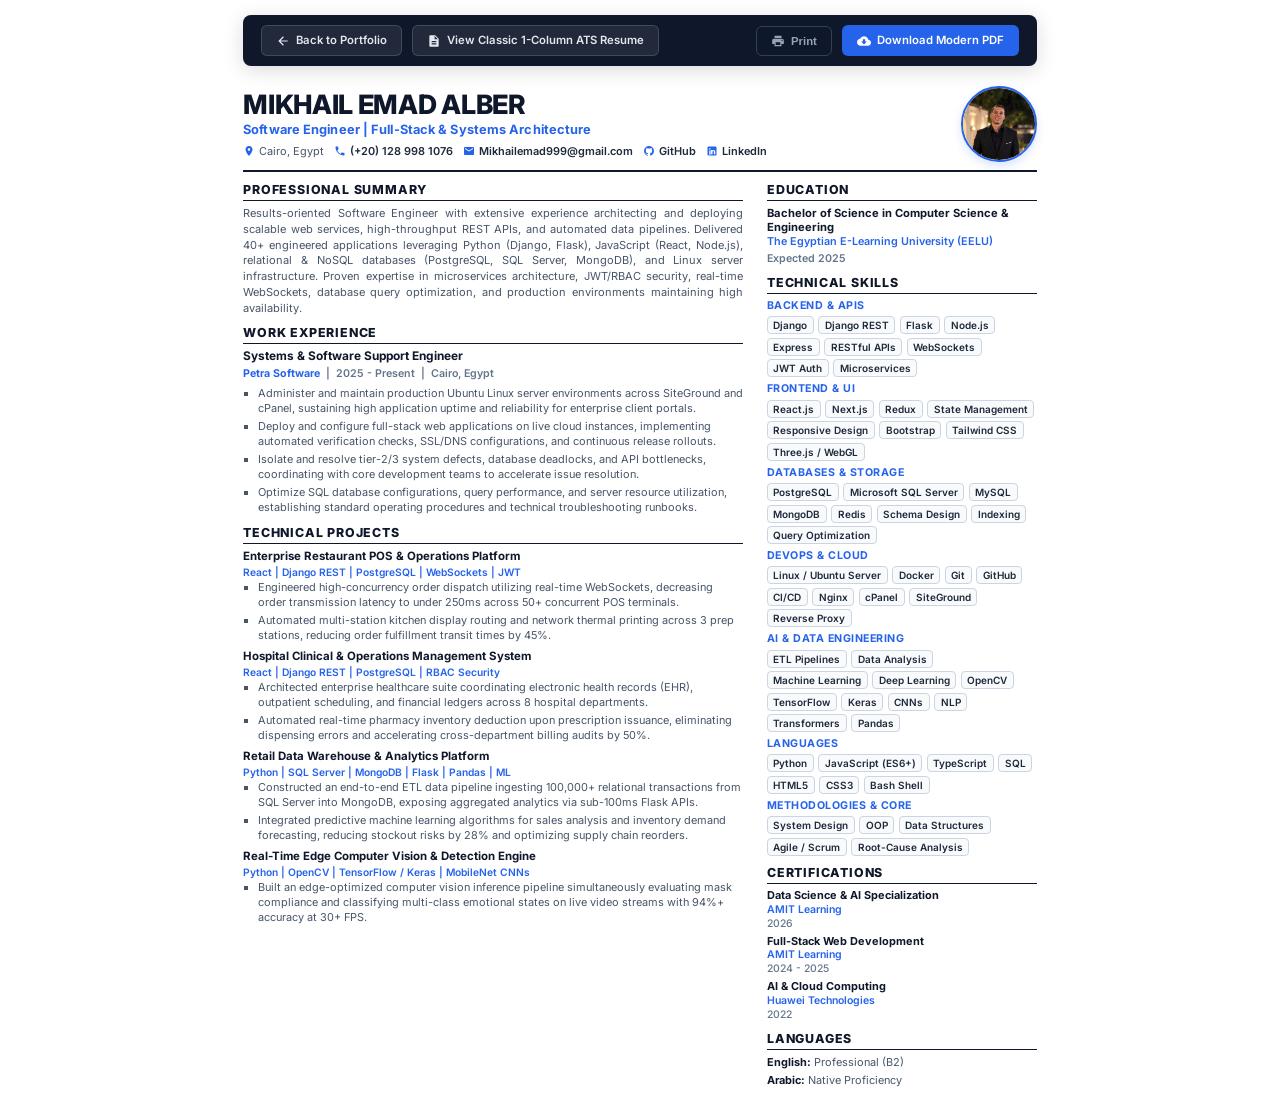
<file: resume-modern.html>
<!DOCTYPE html>
<html lang="en">
<head>
  <meta charset="UTF-8">
  <meta name="viewport" content="width=device-width, initial-scale=1.0">
  <title>Mikhail Emad Alber — Modern Software Engineer Resume</title>
  <style>
    @import url('https://fonts.googleapis.com/css2?family=Inter:wght@400;500;600;700;800&family=JetBrains+Mono:wght@400;500;600&display=swap');

    :root {
      --primary: #0f172a;
      --accent: #2563eb;
      --accent-dark: #1d4ed8;
      --text: #1e293b;
      --text-muted: #475569;
      --text-dim: #64748b;
      --border: #e2e8f0;
      --border-dark: #334155;
      --pill-bg: #f8fafc;
      --pill-border: #cbd5e1;
      --bg: #ffffff;
    }

    * {
      box-sizing: border-box;
      margin: 0;
      padding: 0;
    }

    @page {
      size: A4 portrait;
      margin: 6.5mm 9mm 6.5mm 9mm;
    }

    body {
      font-family: 'Inter', -apple-system, BlinkMacSystemFont, 'Segoe UI', Roboto, Helvetica, Arial, sans-serif;
      color: var(--text);
      background-color: var(--bg);
      line-height: 1.34;
      font-size: 8.4pt;
      -webkit-print-color-adjust: exact;
      print-color-adjust: exact;
    }

    .resume-container {
      max-width: 210mm;
      margin: 0 auto;
      padding: 0;
    }

    /* Screen-only Toolbar */
    .screen-toolbar {
      max-width: 210mm;
      margin: 15px auto 20px auto;
      display: flex;
      justify-content: space-between;
      align-items: center;
      background: #0f172a;
      color: #f8fafc;
      padding: 10px 18px;
      border-radius: 8px;
      box-shadow: 0 4px 20px rgba(0,0,0,0.15);
      font-family: 'Inter', sans-serif;
    }

    .toolbar-left, .toolbar-right {
      display: flex;
      align-items: center;
      gap: 10px;
    }

    .toolbar-btn {
      display: inline-flex;
      align-items: center;
      gap: 6px;
      padding: 7px 14px;
      border-radius: 6px;
      font-size: 8.5pt;
      font-weight: 600;
      text-decoration: none;
      cursor: pointer;
      border: 1px solid transparent;
      transition: all 0.2s ease;
    }

    .btn-back {
      background: rgba(255,255,255,0.08);
      color: #e2e8f0;
      border-color: rgba(255,255,255,0.15);
    }

    .btn-back:hover {
      background: rgba(255,255,255,0.18);
      color: #ffffff;
    }

    .btn-download {
      background: #2563eb;
      color: #ffffff;
    }

    .btn-download:hover {
      background: #1d4ed8;
    }

    .btn-print {
      background: transparent;
      color: #94a3b8;
      border-color: #334155;
    }

    .btn-print:hover {
      color: #ffffff;
      border-color: #64748b;
    }

    /* Header with Photo */
    .header-wrapper {
      display: flex;
      justify-content: space-between;
      align-items: center;
      border-bottom: 2px solid var(--primary);
      padding-bottom: 8px;
      margin-bottom: 10px;
    }

    .header-content {
      flex: 1;
    }

    .header-content h1 {
      font-size: 20pt;
      font-weight: 800;
      letter-spacing: -0.3px;
      color: var(--primary);
      line-height: 1.1;
      text-transform: uppercase;
    }

    .header-content .subtitle {
      font-size: 9.6pt;
      font-weight: 700;
      color: var(--accent);
      margin-top: 2px;
      letter-spacing: 0.1px;
    }

    .header-contact {
      display: flex;
      flex-wrap: wrap;
      align-items: center;
      gap: 10px;
      margin-top: 6px;
      font-size: 8.2pt;
      color: var(--text-muted);
    }

    .contact-item {
      display: inline-flex;
      align-items: center;
      gap: 4px;
    }

    .contact-item svg {
      width: 12px;
      height: 12px;
      color: var(--accent);
      flex-shrink: 0;
    }

    .contact-item a {
      color: var(--text);
      text-decoration: none;
      font-weight: 600;
      transition: color 0.15s ease;
    }

    .contact-item a:hover {
      color: var(--accent);
      text-decoration: underline;
    }

    .photo-container {
      width: 76px;
      height: 76px;
      border-radius: 50%;
      overflow: hidden;
      border: 2.5px solid var(--accent);
      box-shadow: 0 4px 10px rgba(37,99,235,0.18);
      flex-shrink: 0;
      margin-left: 14px;
    }

    .photo-container img {
      width: 100%;
      height: 100%;
      object-fit: cover;
      object-position: center 18%;
    }

    /* 2-Column Grid Layout */
    .two-col-layout {
      display: grid;
      grid-template-columns: 63% 34%;
      column-gap: 3%;
    }

    /* Section Headings */
    .section-title {
      font-size: 9.3pt;
      font-weight: 800;
      text-transform: uppercase;
      letter-spacing: 0.8px;
      color: var(--primary);
      border-bottom: 1.5px solid var(--primary);
      padding-bottom: 1.5px;
      margin-bottom: 5px;
    }

    .section-block {
      margin-bottom: 9px;
    }

    /* Summary */
    .summary-text {
      color: var(--text-muted);
      font-size: 8.3pt;
      line-height: 1.42;
      text-align: justify;
    }

    /* Experience */
    .job-entry {
      margin-bottom: 10px;
    }

    .job-title-row {
      display: flex;
      justify-content: space-between;
      align-items: baseline;
      font-size: 8.9pt;
      margin-bottom: 2px;
    }

    .job-title {
      font-weight: 700;
      color: var(--primary);
    }

    .job-company {
      font-weight: 700;
      color: var(--accent);
    }

    .job-meta {
      font-size: 8pt;
      color: var(--text-dim);
      font-weight: 600;
      margin-bottom: 4px;
    }

    .bullets {
      list-style-type: square;
      margin-left: 15px;
      color: var(--text-muted);
      font-size: 8.2pt;
      line-height: 1.38;
    }

    .bullets li {
      margin-bottom: 3px;
    }

    /* Projects */
    .project-entry {
      margin-bottom: 6px;
    }

    .project-header {
      display: flex;
      justify-content: space-between;
      align-items: baseline;
      font-size: 8.6pt;
      margin-bottom: 1.5px;
    }

    .project-title-link {
      font-weight: 700;
      color: var(--primary);
      text-decoration: none;
    }

    .project-title-link:hover {
      color: var(--accent);
      text-decoration: underline;
    }

    .project-tech {
      font-size: 7.7pt;
      font-weight: 600;
      color: var(--accent);
    }

    /* Right Column: Education */
    .edu-degree {
      font-size: 8.4pt;
      font-weight: 700;
      color: var(--primary);
      line-height: 1.25;
    }

    .edu-inst {
      font-size: 8.1pt;
      color: var(--accent);
      font-weight: 600;
      margin-top: 1px;
    }

    .edu-date {
      font-size: 8pt;
      color: var(--text-dim);
      font-weight: 600;
      margin-top: 2px;
    }

    /* Right Column: Skills Badges */
    .skill-group {
      margin-bottom: 5px;
    }

    .skill-cat-title {
      font-size: 8pt;
      font-weight: 700;
      color: var(--accent);
      text-transform: uppercase;
      letter-spacing: 0.5px;
      margin-bottom: 3px;
    }

    .skill-pill-container {
      display: flex;
      flex-wrap: wrap;
      gap: 3.5px 4.5px;
    }

    .skill-pill {
      font-size: 7.5pt;
      font-weight: 600;
      color: var(--text);
      background-color: var(--pill-bg);
      border: 1px solid var(--pill-border);
      border-radius: 4px;
      padding: 2px 5.5px;
      line-height: 1.2;
    }

    /* Right Column: Certifications */
    .cert-item {
      margin-bottom: 4px;
    }

    .cert-name {
      font-size: 8.2pt;
      font-weight: 700;
      color: var(--primary);
      line-height: 1.25;
    }

    .cert-inst {
      font-size: 7.9pt;
      color: var(--accent);
      font-weight: 600;
    }

    .cert-date {
      font-size: 7.8pt;
      color: var(--text-dim);
      font-weight: 500;
    }

    /* Right Column: Languages */
    .lang-item {
      font-size: 8.2pt;
      color: var(--text-muted);
      margin-bottom: 3px;
    }

    .lang-item strong {
      color: var(--primary);
    }

    /* Modern Mobile Responsive Styles */
    @media screen and (max-width: 768px) {
      body {
        font-size: 13.5px;
        line-height: 1.6;
        background-color: #0b0f19;
        color: #1e293b;
        padding: 0 0 36px 0;
      }

      /* Mobile Screen Toolbar */
      .screen-toolbar {
        margin: 10px 12px 14px;
        padding: 10px 12px;
        border-radius: 12px;
        flex-direction: column;
        gap: 8px;
        background: #0f172a;
        border: 1px solid rgba(255, 255, 255, 0.1);
      }

      .toolbar-left, .toolbar-right {
        width: 100%;
        display: flex;
        gap: 8px;
      }

      .toolbar-left .toolbar-btn, .toolbar-right .toolbar-btn {
        flex: 1;
        justify-content: center;
        padding: 10px 10px;
        font-size: 12.5px;
        border-radius: 8px;
        text-align: center;
      }

      .btn-print {
        display: none !important; /* Hide print on touch devices */
      }

      /* Container Card on Mobile */
      .resume-container {
        padding: 22px 16px 30px;
        margin: 0 10px 24px;
        background: #ffffff;
        border-radius: 16px;
        box-shadow: 0 10px 30px rgba(0, 0, 0, 0.25);
        border: 1px solid #e2e8f0;
      }

      /* Header & Photo on Mobile */
      .header-wrapper {
        flex-direction: column-reverse;
        align-items: center;
        text-align: center;
        gap: 14px;
        padding-bottom: 16px;
        margin-bottom: 16px;
        border-bottom: 2px solid #e2e8f0;
      }

      .photo-container {
        display: block !important;
        width: 90px;
        height: 90px;
        margin: 0 auto 4px;
        border: 3px solid var(--accent);
        box-shadow: 0 8px 24px rgba(37, 99, 235, 0.25);
      }

      .header-content h1 {
        font-size: 22px;
        letter-spacing: -0.5px;
        line-height: 1.2;
      }

      .header-content .subtitle {
        font-size: 13.5px;
        margin-top: 4px;
        color: var(--accent);
      }

      .header-contact {
        justify-content: center;
        gap: 8px 10px;
        margin-top: 12px;
        font-size: 12px;
      }

      .contact-item {
        background: #f1f5f9;
        padding: 5px 11px;
        border-radius: 9999px;
        border: 1px solid #e2e8f0;
      }

      .contact-item svg {
        width: 14px;
        height: 14px;
      }

      /* Grid to Single Column Flow */
      .two-col-layout {
        display: flex;
        flex-direction: column;
        gap: 22px;
      }

      /* Sections & Headings */
      .section-title {
        font-size: 14px;
        padding-bottom: 4px;
        margin-bottom: 10px;
        border-bottom-width: 2px;
        letter-spacing: 0.5px;
      }

      .summary-text {
        font-size: 13px;
        line-height: 1.62;
        text-align: left;
      }

      /* Experience */
      .job-entry {
        margin-bottom: 14px;
      }

      .job-title-row {
        flex-direction: column;
        align-items: flex-start;
        gap: 2px;
        font-size: 14.5px;
      }

      .job-company {
        font-size: 13.5px;
      }

      .job-meta {
        font-size: 12px;
        margin-bottom: 6px;
      }

      .bullets {
        margin-left: 18px;
        font-size: 13px;
        line-height: 1.55;
      }

      .bullets li {
        margin-bottom: 6px;
      }

      /* Projects */
      .project-entry {
        margin-bottom: 14px;
        padding-bottom: 12px;
        border-bottom: 1px dashed #e2e8f0;
      }

      .project-entry:last-child {
        border-bottom: none;
        padding-bottom: 0;
      }

      .project-header {
        flex-direction: column;
        align-items: flex-start;
        gap: 4px;
        margin-bottom: 4px;
      }

      .project-title-link {
        font-size: 14px;
      }

      .project-tech {
        font-size: 11.5px;
        background: #eff6ff;
        color: #1d4ed8;
        padding: 2px 8px;
        border-radius: 4px;
        display: inline-block;
        border: 1px solid #bfdbfe;
      }

      /* Skills Section */
      .skill-cat-title {
        font-size: 12px;
        margin-top: 8px;
        margin-bottom: 6px;
      }

      .skill-pill-container {
        gap: 6px 6px;
      }

      .skill-pill {
        font-size: 11.5px;
        padding: 4px 9px;
        border-radius: 6px;
        background-color: #f8fafc;
        border: 1px solid #cbd5e1;
      }

      /* Education, Certifications & Languages */
      .edu-degree, .cert-name {
        font-size: 13.5px;
      }

      .edu-inst, .cert-inst {
        font-size: 12.5px;
        margin-top: 2px;
      }

      .edu-date, .cert-date {
        font-size: 11.5px;
        margin-top: 2px;
      }

      .cert-item {
        margin-bottom: 8px;
      }

      .lang-item {
        font-size: 13px;
      }
    }

    /* Small Mobile Phones (<= 420px) */
    @media screen and (max-width: 420px) {
      .resume-container {
        margin: 0 6px 20px;
        padding: 16px 12px 24px;
        border-radius: 12px;
      }

      .screen-toolbar {
        margin: 8px 6px 12px;
        padding: 8px 10px;
      }

      .toolbar-left, .toolbar-right {
        flex-direction: column;
        gap: 6px;
      }

      .toolbar-btn {
        width: 100%;
        font-size: 12px;
        padding: 8px 10px;
      }

      .header-content h1 {
        font-size: 19px;
      }

      .contact-item {
        font-size: 11px;
        padding: 4px 8px;
      }
    }

    /* Print / PDF Engine: Strictly single-page A4 */
    @media print {
      .screen-toolbar {
        display: none !important;
      }
      body {
        font-size: 8.4pt !important;
        background-color: #ffffff !important;
        color: #1e293b !important;
        padding: 0 !important;
      }
      .resume-container {
        box-shadow: none !important;
        border: none !important;
        border-radius: 0 !important;
        padding: 0 !important;
        margin: 0 !important;
        background: transparent !important;
      }
      .two-col-layout {
        display: grid !important;
        grid-template-columns: 63% 34% !important;
        column-gap: 3% !important;
      }
      .header-wrapper {
        display: flex !important;
        flex-direction: row !important;
        text-align: left !important;
        align-items: center !important;
      }
      .photo-container {
        display: block !important;
        width: 76px !important;
        height: 76px !important;
        margin-left: 14px !important;
        margin-bottom: 0 !important;
      }
      .header-contact {
        justify-content: flex-start !important;
      }
    }
  </style>
</head>
<body>
  <!-- Screen Navigation & Download Bar (Hidden in Print & PDF) -->
  <div class="screen-toolbar">
    <div class="toolbar-left">
      <a href="index.html" class="toolbar-btn btn-back">
        <svg viewBox="0 0 24 24" width="14" height="14" fill="currentColor"><path d="M20 11H7.83l5.59-5.59L12 4l-8 8 8 8 1.41-1.41L7.83 13H20v-2z"/></svg>
        Back to Portfolio
      </a>
      <a href="resume.html" class="toolbar-btn btn-back">
        <svg viewBox="0 0 24 24" width="14" height="14" fill="currentColor"><path d="M14 2H6c-1.1 0-1.99.9-1.99 2L4 20c0 1.1.89 2 1.99 2H18c1.1 0 2-.9 2-2V8l-6-6zm2 16H8v-2h8v2zm0-4H8v-2h8v2zm-3-5V3.5L18.5 9H13z"/></svg>
        View Classic 1-Column ATS Resume
      </a>
    </div>
    <div class="toolbar-right">
      <button onclick="window.print()" class="toolbar-btn btn-print" title="Print or save as PDF via browser">
        <svg viewBox="0 0 24 24" width="14" height="14" fill="currentColor"><path d="M19 8H5c-1.66 0-3 1.34-3 3v6h4v4h12v-4h4v-6c0-1.66-1.34-3-3-3zm-3 11H8v-5h8v5zm3-7c-.55 0-1-.45-1-1s.45-1 1-1 1 .45 1 1-.45 1-1 1zm-1-9H6v4h12V3z"/></svg>
        Print
      </button>
      <a href="Mikhail_Emad_Modern_Resume.pdf" download="Mikhail_Emad_Modern_Resume.pdf" class="toolbar-btn btn-download">
        <svg viewBox="0 0 24 24" width="14" height="14" fill="currentColor"><path d="M19.35 10.04C18.67 6.59 15.64 4 12 4 9.11 4 6.6 5.64 5.35 8.04 2.34 8.36 0 10.91 0 14c0 3.31 2.69 6 6 6h13c2.76 0 5-2.24 5-5 0-2.64-2.05-4.78-4.65-4.96zM17 13l-5 5-5-5h3V9h4v4h3z"/></svg>
        Download Modern PDF
      </a>
    </div>
  </div>

  <div class="resume-container">
    <!-- Header with Photo -->
    <header class="header-wrapper">
      <div class="header-content">
        <h1>MIKHAIL EMAD ALBER</h1>
        <div class="subtitle">Software Engineer | Full-Stack &amp; Systems Architecture</div>
        <div class="header-contact">
          <span class="contact-item">
            <svg viewBox="0 0 24 24" fill="currentColor"><path d="M12 2C8.13 2 5 5.13 5 9c0 5.25 7 13 7 13s7-7.75 7-13c0-3.87-3.13-7-7-7zm0 9.5c-1.38 0-2.5-1.12-2.5-2.5s1.12-2.5 2.5-2.5 2.5 1.12 2.5 2.5-1.12 2.5-2.5 2.5z"/></svg>
            Cairo, Egypt
          </span>
          <span class="contact-item">
            <svg viewBox="0 0 24 24" fill="currentColor"><path d="M6.62 10.79c1.44 2.83 3.76 5.14 6.59 6.59l2.2-2.2c.27-.27.67-.36 1.02-.24 1.12.37 2.33.57 3.57.57.55 0 1 .45 1 1V20c0 .55-.45 1-1 1-9.39 0-17-7.61-17-17 0-.55.45-1 1-1h3.5c.55 0 1 .45 1 1 0 1.25.2 2.45.57 3.57.11.35.03.74-.25 1.02l-2.2 2.2z"/></svg>
            <a href="tel:+201289981076">(+20) 128 998 1076</a>
          </span>
          <span class="contact-item">
            <svg viewBox="0 0 24 24" fill="currentColor"><path d="M20 4H4c-1.1 0-1.99.9-1.99 2L2 18c0 1.1.9 2 2 2h16c1.1 0 2-.9 2-2V6c0-1.1-.9-2-2-2zm0 4l-8 5-8-5V6l8 5 8-5v2z"/></svg>
            <a href="mailto:Mikhailemad999@gmail.com">Mikhailemad999@gmail.com</a>
          </span>
          <span class="contact-item">
            <svg viewBox="0 0 24 24" fill="currentColor"><path d="M12 2A10 10 0 0 0 2 12c0 4.42 2.87 8.17 6.84 9.5.5.08.66-.23.66-.5v-1.69c-2.77.6-3.36-1.34-3.36-1.34-.46-1.16-1.11-1.47-1.11-1.47-.91-.62.07-.6.07-.6 1 .07 1.53 1.03 1.53 1.03.87 1.52 2.34 1.07 2.91.83.1-.65.35-1.09.63-1.34-2.22-.25-4.55-1.11-4.55-4.92 0-1.11.38-2 1.03-2.71-.1-.25-.45-1.29.1-2.64 0 0 .84-.27 2.75 1.02.79-.22 1.65-.33 2.5-.33.85 0 1.71.11 2.5.33 1.91-1.29 2.75-1.02 2.75-1.02.55 1.35.2 2.39.1 2.64.65.71 1.03 1.6 1.03 2.71 0 3.82-2.34 4.66-4.57 4.91.36.31.69.92.69 1.85V21c0 .27.16.59.67.5C19.14 20.16 22 16.42 22 12A10 10 0 0 0 12 2z"/></svg>
            <a href="https://github.com/mikhailemad999" target="_blank" rel="noopener noreferrer">GitHub</a>
          </span>
          <span class="contact-item">
            <svg viewBox="0 0 24 24" fill="currentColor"><path d="M19 3a2 2 0 0 1 2 2v14a2 2 0 0 1-2 2H5a2 2 0 0 1-2-2V5a2 2 0 0 1 2-2h14m-.5 15.5v-5.3a3.26 3.26 0 0 0-3.26-3.26c-.85 0-1.84.52-2.28 1.3v-1.11h-2.79v8.37h2.79v-4.93c0-.77.62-1.4 1.39-1.4a1.4 1.4 0 0 1 1.4 1.4v4.93h2.75M6.46 10.9v8.37H9.2V10.9H6.46M7.83 6.45a1.64 1.64 0 1 0 0 3.28 1.64 1.64 0 0 0 0-3.28z"/></svg>
            <a href="https://www.linkedin.com/in/mikhail-emad-b67805372" target="_blank" rel="noopener noreferrer">LinkedIn</a>
          </span>
        </div>
      </div>
      <div class="photo-container">
        <img src="mikhail_photo.jpg" alt="Mikhail Emad Alber">
      </div>
    </header>

    <!-- 2-Column Body -->
    <div class="two-col-layout">
      <!-- LEFT COLUMN -->
      <div class="left-col">
        <!-- Professional Summary -->
        <section class="section-block">
          <div class="section-title">Professional Summary</div>
          <p class="summary-text">
            Results-oriented Software Engineer with extensive experience architecting and deploying scalable web services, high-throughput REST APIs, and automated data pipelines. Delivered 40+ engineered applications leveraging Python (Django, Flask), JavaScript (React, Node.js), relational &amp; NoSQL databases (PostgreSQL, SQL Server, MongoDB), and Linux server infrastructure. Proven expertise in microservices architecture, JWT/RBAC security, real-time WebSockets, database query optimization, and production environments maintaining high availability.
          </p>
        </section>

        <!-- Work Experience -->
        <section class="section-block">
          <div class="section-title">Work Experience</div>
          <div class="job-entry">
            <div class="job-title-row">
              <span class="job-title">Systems &amp; Software Support Engineer</span>
            </div>
            <div class="job-meta">
              <span class="job-company">Petra Software</span> &nbsp;|&nbsp; 2025 - Present &nbsp;|&nbsp; Cairo, Egypt
            </div>
            <ul class="bullets">
              <li>Administer and maintain production Ubuntu Linux server environments across SiteGround and cPanel, sustaining high application uptime and reliability for enterprise client portals.</li>
              <li>Deploy and configure full-stack web applications on live cloud instances, implementing automated verification checks, SSL/DNS configurations, and continuous release rollouts.</li>
              <li>Isolate and resolve tier-2/3 system defects, database deadlocks, and API bottlenecks, coordinating with core development teams to accelerate issue resolution.</li>
              <li>Optimize SQL database configurations, query performance, and server resource utilization, establishing standard operating procedures and technical troubleshooting runbooks.</li>
            </ul>
          </div>
        </section>

        <!-- Technical Projects -->
        <section class="section-block">
          <div class="section-title">Technical Projects</div>

          <!-- Project 1 -->
          <div class="project-entry">
            <div class="project-header">
              <a class="project-title-link" href="https://github.com/mikhailemad999/RestaurantOS" target="_blank" rel="noopener noreferrer">
                Enterprise Restaurant POS &amp; Operations Platform
              </a>
            </div>
            <div class="project-tech">React | Django REST | PostgreSQL | WebSockets | JWT</div>
            <ul class="bullets">
              <li>Engineered high-concurrency order dispatch utilizing real-time WebSockets, decreasing order transmission latency to under 250ms across 50+ concurrent POS terminals.</li>
              <li>Automated multi-station kitchen display routing and network thermal printing across 3 prep stations, reducing order fulfillment transit times by 45%.</li>
            </ul>
          </div>

          <!-- Project 2 -->
          <div class="project-entry">
            <div class="project-header">
              <a class="project-title-link" href="https://github.com/mikhailemad999" target="_blank" rel="noopener noreferrer">
                Hospital Clinical &amp; Operations Management System
              </a>
            </div>
            <div class="project-tech">React | Django REST | PostgreSQL | RBAC Security</div>
            <ul class="bullets">
              <li>Architected enterprise healthcare suite coordinating electronic health records (EHR), outpatient scheduling, and financial ledgers across 8 hospital departments.</li>
              <li>Automated real-time pharmacy inventory deduction upon prescription issuance, eliminating dispensing errors and accelerating cross-department billing audits by 50%.</li>
            </ul>
          </div>

          <!-- Project 3 -->
          <div class="project-entry">
            <div class="project-header">
              <a class="project-title-link" href="https://github.com/mikhailemad999" target="_blank" rel="noopener noreferrer">
                Retail Data Warehouse &amp; Analytics Platform
              </a>
            </div>
            <div class="project-tech">Python | SQL Server | MongoDB | Flask | Pandas | ML</div>
            <ul class="bullets">
              <li>Constructed an end-to-end ETL data pipeline ingesting 100,000+ relational transactions from SQL Server into MongoDB, exposing aggregated analytics via sub-100ms Flask APIs.</li>
              <li>Integrated predictive machine learning algorithms for sales analysis and inventory demand forecasting, reducing stockout risks by 28% and optimizing supply chain reorders.</li>
            </ul>
          </div>

          <!-- Project 4 -->
          <div class="project-entry">
            <div class="project-header">
              <a class="project-title-link" href="https://github.com/mikhailemad999/Face-Mask-Emotion-detection" target="_blank" rel="noopener noreferrer">
                Real-Time Edge Computer Vision &amp; Detection Engine
              </a>
            </div>
            <div class="project-tech">Python | OpenCV | TensorFlow / Keras | MobileNet CNNs</div>
            <ul class="bullets">
              <li>Built an edge-optimized computer vision inference pipeline simultaneously evaluating mask compliance and classifying multi-class emotional states on live video streams with 94%+ accuracy at 30+ FPS.</li>
            </ul>
          </div>
        </section>
      </div>

      <!-- RIGHT COLUMN -->
      <div class="right-col">
        <!-- Education -->
        <section class="section-block">
          <div class="section-title">Education</div>
          <div class="edu-degree">Bachelor of Science in Computer Science &amp; Engineering</div>
          <div class="edu-inst">The Egyptian E-Learning University (EELU)</div>
          <div class="edu-date">Expected 2025</div>
        </section>

        <!-- Skills as Modern Badges / Pills -->
        <section class="section-block">
          <div class="section-title">Technical Skills</div>

          <div class="skill-group">
            <div class="skill-cat-title">Backend &amp; APIs</div>
            <div class="skill-pill-container">
              <span class="skill-pill">Django</span>
              <span class="skill-pill">Django REST</span>
              <span class="skill-pill">Flask</span>
              <span class="skill-pill">Node.js</span>
              <span class="skill-pill">Express</span>
              <span class="skill-pill">RESTful APIs</span>
              <span class="skill-pill">WebSockets</span>
              <span class="skill-pill">JWT Auth</span>
              <span class="skill-pill">Microservices</span>
            </div>
          </div>

          <div class="skill-group">
            <div class="skill-cat-title">Frontend &amp; UI</div>
            <div class="skill-pill-container">
              <span class="skill-pill">React.js</span>
              <span class="skill-pill">Next.js</span>
              <span class="skill-pill">Redux</span>
              <span class="skill-pill">State Management</span>
              <span class="skill-pill">Responsive Design</span>
              <span class="skill-pill">Bootstrap</span>
              <span class="skill-pill">Tailwind CSS</span>
              <span class="skill-pill">Three.js / WebGL</span>
            </div>
          </div>

          <div class="skill-group">
            <div class="skill-cat-title">Databases &amp; Storage</div>
            <div class="skill-pill-container">
              <span class="skill-pill">PostgreSQL</span>
              <span class="skill-pill">Microsoft SQL Server</span>
              <span class="skill-pill">MySQL</span>
              <span class="skill-pill">MongoDB</span>
              <span class="skill-pill">Redis</span>
              <span class="skill-pill">Schema Design</span>
              <span class="skill-pill">Indexing</span>
              <span class="skill-pill">Query Optimization</span>
            </div>
          </div>

          <div class="skill-group">
            <div class="skill-cat-title">DevOps &amp; Cloud</div>
            <div class="skill-pill-container">
              <span class="skill-pill">Linux / Ubuntu Server</span>
              <span class="skill-pill">Docker</span>
              <span class="skill-pill">Git</span>
              <span class="skill-pill">GitHub</span>
              <span class="skill-pill">CI/CD</span>
              <span class="skill-pill">Nginx</span>
              <span class="skill-pill">cPanel</span>
              <span class="skill-pill">SiteGround</span>
              <span class="skill-pill">Reverse Proxy</span>
            </div>
          </div>

          <div class="skill-group">
            <div class="skill-cat-title">AI &amp; Data Engineering</div>
            <div class="skill-pill-container">
              <span class="skill-pill">ETL Pipelines</span>
              <span class="skill-pill">Data Analysis</span>
              <span class="skill-pill">Machine Learning</span>
              <span class="skill-pill">Deep Learning</span>
              <span class="skill-pill">OpenCV</span>
              <span class="skill-pill">TensorFlow</span>
              <span class="skill-pill">Keras</span>
              <span class="skill-pill">CNNs</span>
              <span class="skill-pill">NLP</span>
              <span class="skill-pill">Transformers</span>
              <span class="skill-pill">Pandas</span>
            </div>
          </div>

          <div class="skill-group">
            <div class="skill-cat-title">Languages</div>
            <div class="skill-pill-container">
              <span class="skill-pill">Python</span>
              <span class="skill-pill">JavaScript (ES6+)</span>
              <span class="skill-pill">TypeScript</span>
              <span class="skill-pill">SQL</span>
              <span class="skill-pill">HTML5</span>
              <span class="skill-pill">CSS3</span>
              <span class="skill-pill">Bash Shell</span>
            </div>
          </div>

          <div class="skill-group">
            <div class="skill-cat-title">Methodologies &amp; Core</div>
            <div class="skill-pill-container">
              <span class="skill-pill">System Design</span>
              <span class="skill-pill">OOP</span>
              <span class="skill-pill">Data Structures</span>
              <span class="skill-pill">Agile / Scrum</span>
              <span class="skill-pill">Root-Cause Analysis</span>
            </div>
          </div>
        </section>

        <!-- Certifications -->
        <section class="section-block">
          <div class="section-title">Certifications</div>
          <div class="cert-item">
            <div class="cert-name">Data Science &amp; AI Specialization</div>
            <div class="cert-inst">AMIT Learning</div>
            <div class="cert-date">2026</div>
          </div>
          <div class="cert-item">
            <div class="cert-name">Full-Stack Web Development</div>
            <div class="cert-inst">AMIT Learning</div>
            <div class="cert-date">2024 - 2025</div>
          </div>
          <div class="cert-item">
            <div class="cert-name">AI &amp; Cloud Computing</div>
            <div class="cert-inst">Huawei Technologies</div>
            <div class="cert-date">2022</div>
          </div>
        </section>

        <!-- Languages -->
        <section class="section-block">
          <div class="section-title">Languages</div>
          <div class="lang-item"><strong>English:</strong> Professional (B2)</div>
          <div class="lang-item"><strong>Arabic:</strong> Native Proficiency</div>
        </section>
      </div>
    </div>
  </div>
</body>
</html>
</file>
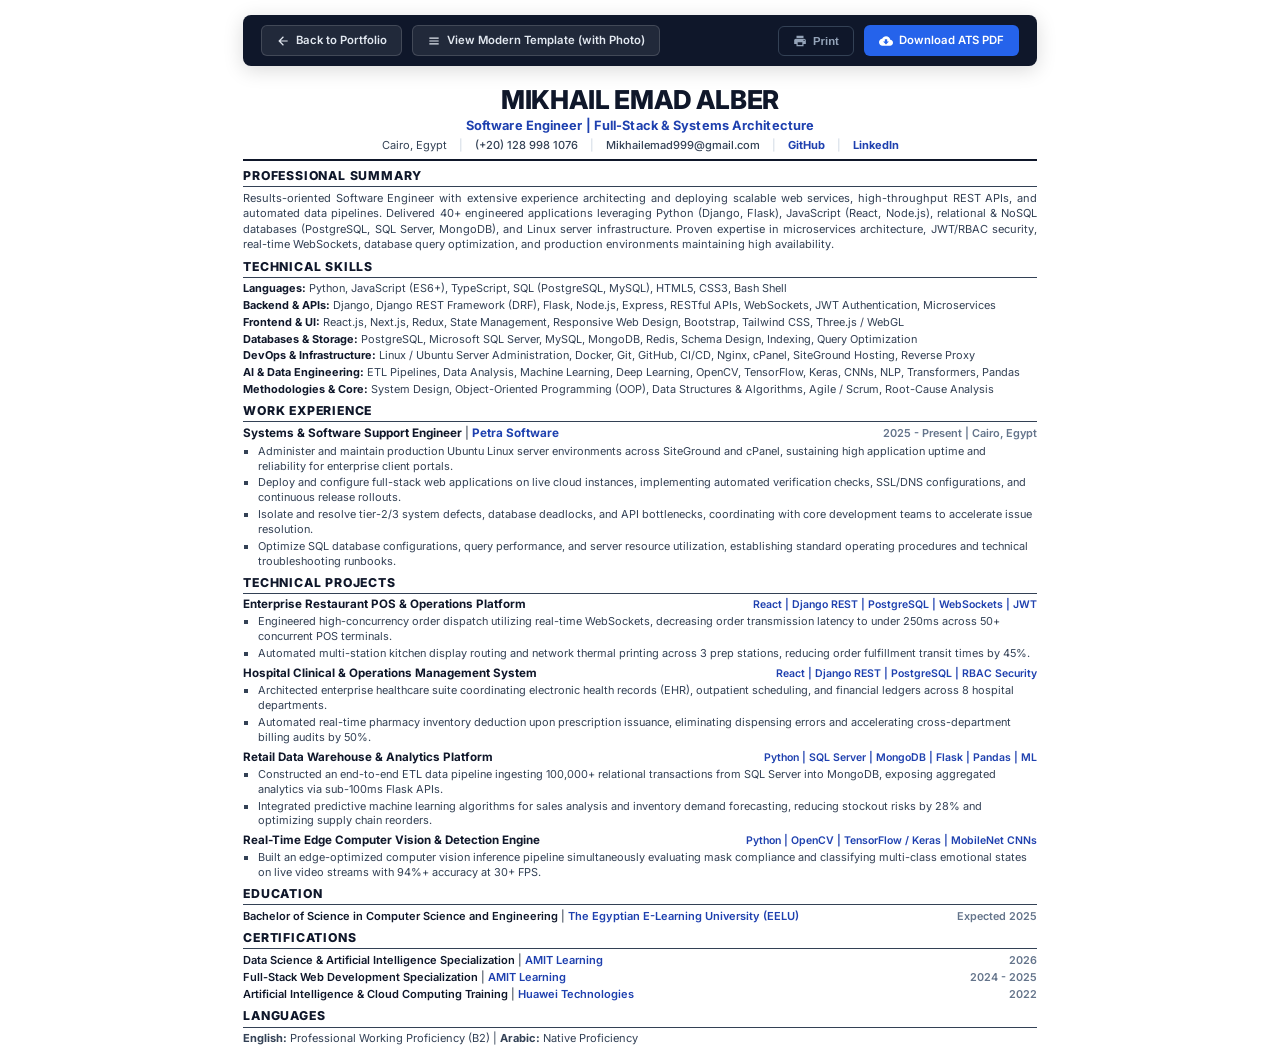
<file: resume.html>
<!DOCTYPE html>
<html lang="en">
<head>
  <meta charset="UTF-8">
  <meta name="viewport" content="width=device-width, initial-scale=1.0">
  <title>Mikhail Emad Alber — Software Engineer Resume</title>
  <style>
    @import url('https://fonts.googleapis.com/css2?family=Inter:wght@400;500;600;700;800&family=JetBrains+Mono:wght@400;500;600&display=swap');

    :root {
      --primary: #0f172a;
      --accent: #1e40af;
      --accent-light: #2563eb;
      --text: #1e293b;
      --text-muted: #334155;
      --text-dim: #64748b;
      --border: #cbd5e1;
      --border-dark: #334155;
      --bg: #ffffff;
    }

    * {
      box-sizing: border-box;
      margin: 0;
      padding: 0;
    }

    @page {
      size: A4 portrait;
      margin: 6.5mm 10mm 6.5mm 10mm;
    }

    body {
      font-family: 'Inter', -apple-system, BlinkMacSystemFont, 'Segoe UI', Roboto, Helvetica, Arial, sans-serif;
      color: var(--text);
      background-color: var(--bg);
      line-height: 1.35;
      font-size: 8.5pt;
      -webkit-print-color-adjust: exact;
      print-color-adjust: exact;
    }

    .resume-container {
      max-width: 210mm;
      margin: 0 auto;
      padding: 0;
    }

    /* Header */
    header {
      text-align: center;
      border-bottom: 2px solid var(--primary);
      padding-bottom: 6px;
      margin-bottom: 7px;
    }

    .name-title h1 {
      font-size: 19.5pt;
      font-weight: 800;
      letter-spacing: -0.2px;
      color: var(--primary);
      line-height: 1.1;
      text-transform: uppercase;
    }

    .name-title .subtitle {
      font-size: 9.6pt;
      font-weight: 700;
      color: var(--accent);
      margin-top: 2px;
      letter-spacing: 0.1px;
    }

    .contact-line {
      display: flex;
      justify-content: center;
      align-items: center;
      flex-wrap: wrap;
      gap: 12px;
      margin-top: 4px;
      font-size: 8.3pt;
      color: var(--text-muted);
    }

    .contact-item a {
      color: var(--accent);
      text-decoration: none;
      font-weight: 700;
      transition: color 0.15s ease;
    }

    .contact-item a:hover {
      color: var(--accent-light);
      text-decoration: underline;
    }

    .separator {
      color: var(--border);
      font-weight: 400;
    }

    /* Sections */
    section {
      margin-bottom: 6px;
    }

    .section-title {
      font-size: 9.2pt;
      font-weight: 800;
      text-transform: uppercase;
      letter-spacing: 0.8px;
      color: var(--primary);
      border-bottom: 1.2px solid var(--border-dark);
      padding-bottom: 1.5px;
      margin-bottom: 3.5px;
    }

    /* Summary */
    .summary-text {
      color: var(--text-muted);
      font-size: 8.3pt;
      line-height: 1.4;
      text-align: justify;
    }

    /* Skills */
    .skills-block {
      font-size: 8.2pt;
      line-height: 1.4;
      color: var(--text-muted);
    }

    .skills-block > div {
      margin-bottom: 1.5px;
    }

    .skill-cat {
      font-weight: 700;
      color: var(--primary);
    }

    /* Experience */
    .job-header {
      display: flex;
      justify-content: space-between;
      align-items: baseline;
      font-size: 8.8pt;
      margin-bottom: 2px;
    }

    .job-title {
      font-weight: 700;
      color: var(--primary);
    }

    .job-company {
      font-weight: 700;
      color: var(--accent);
    }

    .job-meta {
      font-size: 8.2pt;
      color: var(--text-dim);
      font-weight: 600;
    }

    .bullets {
      list-style-type: square;
      margin-left: 15px;
      color: var(--text-muted);
      font-size: 8.2pt;
      line-height: 1.36;
    }

    .bullets li {
      margin-bottom: 2px;
    }

    /* Projects */
    .project-entry {
      margin-bottom: 5px;
    }

    .project-header {
      display: flex;
      justify-content: space-between;
      align-items: baseline;
      font-size: 8.7pt;
      margin-bottom: 1.5px;
    }

    .project-title-link {
      font-weight: 700;
      color: var(--primary);
      text-decoration: none;
    }

    .project-title-link:hover {
      color: var(--accent-light);
      text-decoration: underline;
    }

    .project-tech {
      font-size: 7.9pt;
      font-weight: 600;
      color: var(--accent);
    }

    /* Education & Certs */
    .edu-entry, .cert-entry {
      font-size: 8.3pt;
      display: flex;
      justify-content: space-between;
      align-items: baseline;
      margin-bottom: 1.5px;
    }

    .edu-degree, .cert-name {
      font-weight: 600;
      color: var(--primary);
    }

    .edu-inst, .cert-inst {
      color: var(--accent);
      font-weight: 600;
    }

    .date-span {
      font-size: 8.1pt;
      color: var(--text-dim);
      font-weight: 600;
    }

    /* Screen-only Toolbar */
    .screen-toolbar {
      max-width: 210mm;
      margin: 15px auto 20px auto;
      display: flex;
      justify-content: space-between;
      align-items: center;
      background: #0f172a;
      color: #f8fafc;
      padding: 10px 18px;
      border-radius: 8px;
      box-shadow: 0 4px 20px rgba(0,0,0,0.15);
      font-family: 'Inter', sans-serif;
    }

    .toolbar-left, .toolbar-right {
      display: flex;
      align-items: center;
      gap: 10px;
    }

    .toolbar-btn {
      display: inline-flex;
      align-items: center;
      gap: 6px;
      padding: 7px 14px;
      border-radius: 6px;
      font-size: 8.5pt;
      font-weight: 600;
      text-decoration: none;
      cursor: pointer;
      border: 1px solid transparent;
      transition: all 0.2s ease;
    }

    .btn-back {
      background: rgba(255,255,255,0.08);
      color: #e2e8f0;
      border-color: rgba(255,255,255,0.15);
    }

    .btn-back:hover {
      background: rgba(255,255,255,0.18);
      color: #ffffff;
    }

    .btn-download {
      background: #2563eb;
      color: #ffffff;
    }

    .btn-download:hover {
      background: #1d4ed8;
    }

    .btn-print {
      background: transparent;
      color: #94a3b8;
      border-color: #334155;
    }

    .btn-print:hover {
      color: #ffffff;
      border-color: #64748b;
    }

    /* Screen Responsive Rules (Tablet & Mobile) */
    @media screen and (max-width: 860px) {
      body {
        padding: 12px 10px;
      }
      .screen-toolbar {
        margin: 0 auto 14px auto;
        border-radius: 8px;
        width: 100%;
      }
      .resume-container {
        width: 100%;
        max-width: 100%;
        padding: 18px 16px;
        box-shadow: 0 4px 20px rgba(0,0,0,0.06);
        border: 1px solid var(--border);
        border-radius: 8px;
      }
    }

    @media screen and (max-width: 600px) {
      body {
        padding: 8px 6px;
      }
      .screen-toolbar {
        flex-direction: column;
        gap: 8px;
        padding: 12px;
      }
      .toolbar-left, .toolbar-right {
        width: 100%;
        justify-content: stretch;
      }
      .toolbar-btn {
        flex: 1;
        justify-content: center;
        padding: 9px 12px;
      }
      .name-title h1 {
        font-size: 16pt;
      }
      .name-title .subtitle {
        font-size: 8.5pt;
      }
      .contact-line {
        gap: 6px 8px;
        font-size: 7.8pt;
      }
      .job-header {
        flex-direction: column;
        align-items: flex-start;
        gap: 2px;
      }
      .job-meta {
        font-size: 7.5pt;
      }
      .cert-entry, .edu-entry {
        flex-direction: column;
        align-items: flex-start;
        gap: 1px;
      }
      .date-span {
        font-size: 7.5pt;
      }
    }

    @media print {
      .screen-toolbar {
        display: none !important;
      }
      body {
        font-size: 8.5pt;
        background-color: #ffffff !important;
      }
      .resume-container {
        padding: 0;
        margin: 0 auto;
        box-shadow: none !important;
      }
      a {
        text-decoration: none;
      }
    }
  </style>
</head>
<body>
  <!-- Screen Navigation & Download Bar (Hidden in Print & PDF) -->
  <div class="screen-toolbar">
    <div class="toolbar-left">
      <a href="index.html" class="toolbar-btn btn-back">
        <svg viewBox="0 0 24 24" width="14" height="14" fill="currentColor"><path d="M20 11H7.83l5.59-5.59L12 4l-8 8 8 8 1.41-1.41L7.83 13H20v-2z"/></svg>
        Back to Portfolio
      </a>
      <a href="resume-modern.html" class="toolbar-btn btn-back">
        <svg viewBox="0 0 24 24" width="14" height="14" fill="currentColor"><path d="M4 6h16v2H4zm0 5h16v2H4zm0 5h16v2H4z"/></svg>
        View Modern Template (with Photo)
      </a>
    </div>
    <div class="toolbar-right">
      <button onclick="window.print()" class="toolbar-btn btn-print" title="Print or save as PDF via browser">
        <svg viewBox="0 0 24 24" width="14" height="14" fill="currentColor"><path d="M19 8H5c-1.66 0-3 1.34-3 3v6h4v4h12v-4h4v-6c0-1.66-1.34-3-3-3zm-3 11H8v-5h8v5zm3-7c-.55 0-1-.45-1-1s.45-1 1-1 1 .45 1 1-.45 1-1 1zm-1-9H6v4h12V3z"/></svg>
        Print
      </button>
      <a href="Mikhail_Emad_Resume.pdf" download="Mikhail_Emad_Resume.pdf" class="toolbar-btn btn-download">
        <svg viewBox="0 0 24 24" width="14" height="14" fill="currentColor"><path d="M19.35 10.04C18.67 6.59 15.64 4 12 4 9.11 4 6.6 5.64 5.35 8.04 2.34 8.36 0 10.91 0 14c0 3.31 2.69 6 6 6h13c2.76 0 5-2.24 5-5 0-2.64-2.05-4.78-4.65-4.96zM17 13l-5 5-5-5h3V9h4v4h3z"/></svg>
        Download ATS PDF
      </a>
    </div>
  </div>

  <div class="resume-container">
    <!-- Header -->
    <header>
      <div class="name-title">
        <h1>MIKHAIL EMAD ALBER</h1>
        <div class="subtitle">Software Engineer | Full-Stack &amp; Systems Architecture</div>
      </div>
      <div class="contact-line">
        <span class="contact-item">Cairo, Egypt</span>
        <span class="separator">|</span>
        <span class="contact-item">
          <a href="tel:+201289981076" style="color: inherit; font-weight: 500;">(+20) 128 998 1076</a>
        </span>
        <span class="separator">|</span>
        <span class="contact-item">
          <a href="mailto:Mikhailemad999@gmail.com" style="color: inherit; font-weight: 500;">Mikhailemad999@gmail.com</a>
        </span>
        <span class="separator">|</span>
        <span class="contact-item">
          <a href="https://github.com/mikhailemad999" target="_blank" rel="noopener noreferrer">GitHub</a>
        </span>
        <span class="separator">|</span>
        <span class="contact-item">
          <a href="https://www.linkedin.com/in/mikhail-emad-b67805372" target="_blank" rel="noopener noreferrer">LinkedIn</a>
        </span>
      </div>
    </header>

    <!-- Professional Summary -->
    <section>
      <div class="section-title">Professional Summary</div>
      <p class="summary-text">
        Results-oriented Software Engineer with extensive experience architecting and deploying scalable web services, high-throughput REST APIs, and automated data pipelines. Delivered 40+ engineered applications leveraging Python (Django, Flask), JavaScript (React, Node.js), relational &amp; NoSQL databases (PostgreSQL, SQL Server, MongoDB), and Linux server infrastructure. Proven expertise in microservices architecture, JWT/RBAC security, real-time WebSockets, database query optimization, and production environments maintaining high availability.
      </p>
    </section>

    <!-- Technical Skills -->
    <section>
      <div class="section-title">Technical Skills</div>
      <div class="skills-block">
        <div><span class="skill-cat">Languages:</span> Python, JavaScript (ES6+), TypeScript, SQL (PostgreSQL, MySQL), HTML5, CSS3, Bash Shell</div>
        <div><span class="skill-cat">Backend &amp; APIs:</span> Django, Django REST Framework (DRF), Flask, Node.js, Express, RESTful APIs, WebSockets, JWT Authentication, Microservices</div>
        <div><span class="skill-cat">Frontend &amp; UI:</span> React.js, Next.js, Redux, State Management, Responsive Web Design, Bootstrap, Tailwind CSS, Three.js / WebGL</div>
        <div><span class="skill-cat">Databases &amp; Storage:</span> PostgreSQL, Microsoft SQL Server, MySQL, MongoDB, Redis, Schema Design, Indexing, Query Optimization</div>
        <div><span class="skill-cat">DevOps &amp; Infrastructure:</span> Linux / Ubuntu Server Administration, Docker, Git, GitHub, CI/CD, Nginx, cPanel, SiteGround Hosting, Reverse Proxy</div>
        <div><span class="skill-cat">AI &amp; Data Engineering:</span> ETL Pipelines, Data Analysis, Machine Learning, Deep Learning, OpenCV, TensorFlow, Keras, CNNs, NLP, Transformers, Pandas</div>
        <div><span class="skill-cat">Methodologies &amp; Core:</span> System Design, Object-Oriented Programming (OOP), Data Structures &amp; Algorithms, Agile / Scrum, Root-Cause Analysis</div>
      </div>
    </section>

    <!-- Work Experience -->
    <section>
      <div class="section-title">Work Experience</div>
      <div class="job-header">
        <div>
          <span class="job-title">Systems &amp; Software Support Engineer</span> | <span class="job-company">Petra Software</span>
        </div>
        <div class="job-meta">2025 - Present | Cairo, Egypt</div>
      </div>
      <ul class="bullets">
        <li>Administer and maintain production Ubuntu Linux server environments across SiteGround and cPanel, sustaining high application uptime and reliability for enterprise client portals.</li>
        <li>Deploy and configure full-stack web applications on live cloud instances, implementing automated verification checks, SSL/DNS configurations, and continuous release rollouts.</li>
        <li>Isolate and resolve tier-2/3 system defects, database deadlocks, and API bottlenecks, coordinating with core development teams to accelerate issue resolution.</li>
        <li>Optimize SQL database configurations, query performance, and server resource utilization, establishing standard operating procedures and technical troubleshooting runbooks.</li>
      </ul>
    </section>

    <!-- Technical Projects -->
    <section>
      <div class="section-title">Technical Projects</div>

      <!-- Project 1 -->
      <div class="project-entry">
        <div class="project-header">
          <a class="project-title-link" href="https://github.com/mikhailemad999/RestaurantOS" target="_blank" rel="noopener noreferrer">
            Enterprise Restaurant POS &amp; Operations Platform
          </a>
          <span class="project-tech">React | Django REST | PostgreSQL | WebSockets | JWT</span>
        </div>
        <ul class="bullets">
          <li>Engineered high-concurrency order dispatch utilizing real-time WebSockets, decreasing order transmission latency to under 250ms across 50+ concurrent POS terminals.</li>
          <li>Automated multi-station kitchen display routing and network thermal printing across 3 prep stations, reducing order fulfillment transit times by 45%.</li>
        </ul>
      </div>

      <!-- Project 2 -->
      <div class="project-entry">
        <div class="project-header">
          <a class="project-title-link" href="https://github.com/mikhailemad999" target="_blank" rel="noopener noreferrer">
            Hospital Clinical &amp; Operations Management System
          </a>
          <span class="project-tech">React | Django REST | PostgreSQL | RBAC Security</span>
        </div>
        <ul class="bullets">
          <li>Architected enterprise healthcare suite coordinating electronic health records (EHR), outpatient scheduling, and financial ledgers across 8 hospital departments.</li>
          <li>Automated real-time pharmacy inventory deduction upon prescription issuance, eliminating dispensing errors and accelerating cross-department billing audits by 50%.</li>
        </ul>
      </div>

      <!-- Project 3 -->
      <div class="project-entry">
        <div class="project-header">
          <a class="project-title-link" href="https://github.com/mikhailemad999" target="_blank" rel="noopener noreferrer">
            Retail Data Warehouse &amp; Analytics Platform
          </a>
          <span class="project-tech">Python | SQL Server | MongoDB | Flask | Pandas | ML</span>
        </div>
        <ul class="bullets">
          <li>Constructed an end-to-end ETL data pipeline ingesting 100,000+ relational transactions from SQL Server into MongoDB, exposing aggregated analytics via sub-100ms Flask APIs.</li>
          <li>Integrated predictive machine learning algorithms for sales analysis and inventory demand forecasting, reducing stockout risks by 28% and optimizing supply chain reorders.</li>
        </ul>
      </div>

      <!-- Project 4 -->
      <div class="project-entry">
        <div class="project-header">
          <a class="project-title-link" href="https://github.com/mikhailemad999/Face-Mask-Emotion-detection" target="_blank" rel="noopener noreferrer">
            Real-Time Edge Computer Vision &amp; Detection Engine
          </a>
          <span class="project-tech">Python | OpenCV | TensorFlow / Keras | MobileNet CNNs</span>
        </div>
        <ul class="bullets">
          <li>Built an edge-optimized computer vision inference pipeline simultaneously evaluating mask compliance and classifying multi-class emotional states on live video streams with 94%+ accuracy at 30+ FPS.</li>
        </ul>
      </div>
    </section>

    <!-- Education -->
    <section>
      <div class="section-title">Education</div>
      <div class="edu-entry">
        <div>
          <span class="edu-degree">Bachelor of Science in Computer Science and Engineering</span> | <span class="edu-inst">The Egyptian E-Learning University (EELU)</span>
        </div>
        <div class="date-span">Expected 2025</div>
      </div>
    </section>

    <!-- Certifications -->
    <section>
      <div class="section-title">Certifications</div>
      <div class="cert-entry">
        <div>
          <span class="cert-name">Data Science &amp; Artificial Intelligence Specialization</span> | <span class="cert-inst">AMIT Learning</span>
        </div>
        <div class="date-span">2026</div>
      </div>
      <div class="cert-entry">
        <div>
          <span class="cert-name">Full-Stack Web Development Specialization</span> | <span class="cert-inst">AMIT Learning</span>
        </div>
        <div class="date-span">2024 - 2025</div>
      </div>
      <div class="cert-entry">
        <div>
          <span class="cert-name">Artificial Intelligence &amp; Cloud Computing Training</span> | <span class="cert-inst">Huawei Technologies</span>
        </div>
        <div class="date-span">2022</div>
      </div>
    </section>

    <!-- Languages -->
    <section>
      <div class="section-title">Languages</div>
      <div style="font-size: 8.3pt; color: var(--text-muted);">
        <strong>English:</strong> Professional Working Proficiency (B2) | <strong>Arabic:</strong> Native Proficiency
      </div>
    </section>
  </div>
</body>
</html>
</file>
<file: styles.css>
/* ==========================================================================
   MIKHAIL EMAD — EXECUTIVE MULTI-TRACK ENGINEERING DESIGN SYSTEM
   Palette & Architecture: stitch_multi_target_ats_resume_portfolio_generator
   ========================================================================== */

:root {
  /* Surface Tokens (Dark Obsidian Architecture) */
  --surface-lowest: #0e0e0e;
  --surface-dim: #131313;
  --surface: #131313;
  --surface-low: #1b1c1b;
  --surface-container: #1f201f;
  --surface-container-high: #2a2a29;
  --surface-container-highest: #353534;
  --surface-bright: #393938;

  /* Typography & Contrast */
  --on-surface: #e4e2e0;
  --on-surface-variant: #c4c7c5;
  --outline: #8e9190;
  --outline-variant: #434846;

  /* Primary High-Contrast Monochromes */
  --primary: #f5f5f4;
  --primary-dim: #c6c6c5;
  --on-primary: #1a1c1b;

  /* Cyber & Telemetry Accents */
  --accent-cyan: #00f2fe;
  --accent-cyan-dim: rgba(0, 242, 254, 0.15);
  --accent-cyan-border: rgba(0, 242, 254, 0.35);
  --accent-violet: #8b5cf6;
  --accent-violet-dim: rgba(139, 92, 246, 0.15);
  --accent-violet-border: rgba(139, 92, 246, 0.35);
  --accent-emerald: #00f5d4;
  --accent-emerald-dim: rgba(0, 245, 212, 0.15);
  --accent-emerald-border: rgba(0, 245, 212, 0.35);

  /* Borders & Shadows */
  --border-subtle: rgba(255, 255, 255, 0.08);
  --border-hover: rgba(255, 255, 255, 0.18);
  --glass-bg: rgba(27, 28, 27, 0.72);
  --card-shadow: 0 16px 36px rgba(0, 0, 0, 0.65);

  /* Fonts */
  --font-sans: 'Inter', -apple-system, sans-serif;
  --font-mono: 'JetBrains Mono', monospace;
  --font-display: 'Space Grotesk', -apple-system, sans-serif;

  /* Sizing */
  --nav-height: 72px;
  --container-max: 1280px;
  --radius-xs: 4px;
  --radius-sm: 8px;
  --radius-md: 12px;
  --radius-lg: 16px;
  --radius-pill: 9999px;

  /* Motion */
  --trans-fast: 0.18s cubic-bezier(0.16, 1, 0.3, 1);
  --trans-normal: 0.3s cubic-bezier(0.16, 1, 0.3, 1);
}

/* Reset & Basics */
*, *::before, *::after {
  box-sizing: border-box;
  margin: 0;
  padding: 0;
}

html {
  scroll-behavior: smooth;
  color-scheme: dark;
  overflow-x: hidden;
  max-width: 100%;
}

body {
  background-color: var(--surface-dim);
  color: var(--on-surface);
  font-family: var(--font-sans);
  font-size: 15px;
  line-height: 1.6;
  overflow-x: hidden;
  position: relative;
  -webkit-font-smoothing: antialiased;
  max-width: 100%;
}

a {
  color: inherit;
  text-decoration: none;
}

p {
  color: var(--on-surface-variant);
}

.container {
  max-width: var(--container-max);
  margin: 0 auto;
  padding: 0 24px;
  width: 100%;
}

/* Background Ambient Radiance */
.bg-mesh-container {
  position: fixed;
  inset: 0;
  width: 100vw;
  height: 100vh;
  overflow: hidden;
  pointer-events: none;
  z-index: 0;
}

.bg-mesh-glow {
  position: absolute;
  border-radius: 50%;
  filter: blur(160px);
  pointer-events: none;
  opacity: 0.35;
}

.glow-1 {
  width: 500px;
  height: 500px;
  background: radial-gradient(circle, rgba(0, 242, 254, 0.14) 0%, transparent 70%);
  top: -120px;
  left: 20%;
}

.glow-2 {
  width: 600px;
  height: 600px;
  background: radial-gradient(circle, rgba(139, 92, 246, 0.12) 0%, transparent 70%);
  top: 40%;
  right: -100px;
}

.glow-3 {
  width: 450px;
  height: 450px;
  background: radial-gradient(circle, rgba(0, 245, 212, 0.1) 0%, transparent 70%);
  bottom: 10%;
  left: -50px;
}

/* ==========================================================================
   HEADER & NAVIGATION (NO DOWNLOAD BUTTON)
   ========================================================================== */
.site-header {
  position: sticky;
  top: 0;
  left: 0;
  right: 0;
  height: var(--nav-height);
  background: rgba(14, 14, 14, 0.88);
  backdrop-filter: blur(20px);
  -webkit-backdrop-filter: blur(20px);
  border-bottom: 1px solid var(--border-subtle);
  z-index: 1000;
}

.header-container {
  display: flex;
  align-items: center;
  justify-content: space-between;
  height: 100%;
}

.header-left {
  display: flex;
  align-items: center;
  gap: 12px;
}

.logo-group {
  display: flex;
  align-items: center;
  gap: 12px;
}

.logo-badge {
  font-family: var(--font-mono);
  font-size: 11px;
  font-weight: 700;
  padding: 3px 8px;
  background: var(--surface-container-high);
  color: var(--primary);
  border: 1px solid var(--border-subtle);
  border-radius: var(--radius-xs);
  letter-spacing: 0.5px;
}

.logo-text-wrap {
  display: flex;
  flex-direction: column;
}

.logo-name {
  font-family: var(--font-display);
  font-size: 16px;
  font-weight: 700;
  color: var(--primary);
  line-height: 1.15;
}

.logo-status {
  display: flex;
  align-items: center;
  gap: 6px;
  font-family: var(--font-mono);
  font-size: 11px;
  color: var(--on-surface-variant);
  margin-top: 2px;
}

.status-dot {
  width: 6px;
  height: 6px;
  border-radius: 50%;
  background-color: var(--accent-emerald);
  box-shadow: 0 0 8px var(--accent-emerald);
  animation: pulse-dot 2s infinite;
}

.status-label {
  color: var(--primary);
  font-weight: 600;
}

.sep {
  color: var(--outline);
}

.desktop-nav {
  display: flex;
  align-items: center;
  background: var(--surface-low);
  padding: 4px;
  border-radius: var(--radius-sm);
  border: 1px solid var(--border-subtle);
  gap: 4px;
}

.nav-item {
  font-family: var(--font-mono);
  font-size: 12px;
  font-weight: 500;
  color: var(--on-surface-variant);
  padding: 6px 14px;
  border-radius: var(--radius-xs);
  transition: all var(--trans-fast);
  text-transform: uppercase;
}

.nav-item:hover {
  color: var(--primary);
  background: rgba(255, 255, 255, 0.04);
}

.nav-item.active {
  background: var(--surface-container-high);
  color: var(--primary);
  font-weight: 700;
  border: 1px solid rgba(255, 255, 255, 0.12);
}

.header-actions {
  display: flex;
  align-items: center;
  gap: 10px;
}

.icon-link-btn {
  display: flex;
  align-items: center;
  justify-content: center;
  width: 38px;
  height: 38px;
  border-radius: 50%;
  background: var(--surface-container-high);
  border: 1px solid var(--border-subtle);
  color: var(--on-surface-variant);
  transition: all 0.35s cubic-bezier(0.16, 1, 0.3, 1);
}

.icon-link-btn svg {
  transition: transform 0.35s cubic-bezier(0.16, 1, 0.3, 1);
}

.icon-link-btn:hover {
  color: var(--accent-cyan);
  background: rgba(0, 242, 254, 0.08);
  border-color: rgba(0, 242, 254, 0.25);
  transform: translateY(-2px);
  box-shadow: 0 4px 16px rgba(0, 242, 254, 0.12);
}

.icon-link-btn:hover svg {
  transform: scale(1.1);
}

.mobile-toggle {
  display: none;
  flex-direction: column;
  justify-content: center;
  gap: 5px;
  width: 40px;
  height: 40px;
  background: var(--surface-container-high);
  border: 1px solid var(--border-subtle);
  border-radius: var(--radius-sm);
  cursor: pointer;
  padding: 8px;
}

.mobile-toggle .bar {
  width: 100%;
  height: 2px;
  background-color: var(--on-surface);
  border-radius: 2px;
}

.mobile-drawer {
  display: none;
  position: fixed;
  top: var(--nav-height);
  left: 0;
  right: 0;
  background: rgba(14, 14, 14, 0.98);
  backdrop-filter: blur(24px);
  border-bottom: 1px solid var(--border-subtle);
  padding: 20px 24px;
  flex-direction: column;
  gap: 12px;
  z-index: 999;
}

.mobile-drawer.open {
  display: flex;
}

.mobile-nav-link {
  font-family: var(--font-mono);
  font-size: 13px;
  color: var(--on-surface);
  padding: 8px 0;
  border-bottom: 1px solid rgba(255, 255, 255, 0.05);
}

.mobile-drawer-socials {
  display: flex;
  flex-direction: column;
  gap: 10px;
  padding-top: 10px;
}

/* ==========================================================================
   TOP COMMAND TELEMETRY BAR
   ========================================================================== */
.telemetry-bar {
  background: var(--surface-lowest);
  border-bottom: 1px solid var(--border-subtle);
  padding: 10px 0;
}

.telemetry-container {
  display: flex;
  align-items: center;
  justify-content: space-between;
  flex-wrap: wrap;
  gap: 12px;
}

.telemetry-left {
  display: flex;
  align-items: center;
  gap: 10px;
  font-family: var(--font-mono);
  font-size: 11px;
}

.telemetry-tag {
  background: var(--surface-container-high);
  border: 1px solid var(--border-subtle);
  padding: 2px 8px;
  border-radius: var(--radius-xs);
  color: var(--primary);
  font-weight: 600;
  letter-spacing: 0.5px;
}

.telemetry-role {
  color: var(--on-surface-variant);
  font-weight: 600;
}

.telemetry-sep {
  color: var(--outline-variant);
}

.telemetry-meta {
  color: var(--outline);
}

.telemetry-right {
  display: flex;
  align-items: center;
  gap: 8px;
}

.copy-btn {
  display: inline-flex;
  align-items: center;
  gap: 6px;
  font-family: var(--font-mono);
  font-size: 11px;
  background: var(--surface-low);
  border: 1px solid var(--border-subtle);
  color: var(--on-surface);
  padding: 4px 10px;
  border-radius: var(--radius-xs);
  cursor: pointer;
  transition: all var(--trans-fast);
}

.copy-btn:hover {
  background: var(--surface-container-high);
  border-color: var(--border-hover);
  color: var(--primary);
}

.copy-btn.copied {
  background: rgba(0, 245, 212, 0.15);
  border-color: var(--accent-emerald);
  color: var(--accent-emerald);
}

/* ==========================================================================
   HERO & BENTO GRID SECTION
   ========================================================================== */
.hero-section {
  position: relative;
  padding: 60px 0 80px;
  overflow: hidden;
  background: var(--surface);
  z-index: 1;
}

.hero-3d-wrapper {
  position: absolute;
  top: 0;
  right: 0;
  width: 50%;
  height: 100%;
  pointer-events: auto;
  z-index: 1;
  opacity: 0.85;
}

#three-canvas {
  width: 100%;
  height: 100%;
  display: block;
}

.canvas-telemetry-badge {
  position: absolute;
  bottom: 16px;
  right: 20px;
  font-family: var(--font-mono);
  font-size: 10px;
  color: var(--outline);
  background: rgba(14, 14, 14, 0.85);
  border: 1px solid var(--border-subtle);
  padding: 4px 10px;
  border-radius: var(--radius-pill);
  display: flex;
  align-items: center;
  gap: 6px;
  letter-spacing: 0.5px;
  pointer-events: none;
}

.pulse-dot {
  width: 6px;
  height: 6px;
  border-radius: 50%;
  background-color: var(--accent-cyan);
  box-shadow: 0 0 6px var(--accent-cyan);
  animation: pulse-dot 1.8s infinite;
}

.pulse-dot.green {
  background-color: var(--accent-emerald);
  box-shadow: 0 0 6px var(--accent-emerald);
}

.hero-grid {
  position: relative;
  z-index: 2;
  display: grid;
  grid-template-columns: 7fr 5fr;
  gap: 36px;
  align-items: start;
}

.hero-bio-column {
  display: flex;
  flex-direction: column;
  gap: 16px;
}

.dispatch-badge {
  display: inline-flex;
  align-items: center;
  gap: 8px;
  font-family: var(--font-mono);
  font-size: 11px;
  font-weight: 600;
  text-transform: uppercase;
  letter-spacing: 0.6px;
  color: var(--on-surface-variant);
  background: var(--surface-low);
  border: 1px solid var(--border-subtle);
  padding: 4px 12px;
  border-radius: var(--radius-pill);
  width: fit-content;
}

.status-indicator {
  width: 6px;
  height: 6px;
  border-radius: 50%;
  background-color: var(--accent-emerald);
  box-shadow: 0 0 8px var(--accent-emerald);
}

.hero-name {
  font-family: var(--font-sans);
  font-size: 46px;
  font-weight: 800;
  letter-spacing: -1.2px;
  color: var(--primary);
  line-height: 1.1;
}

.hero-title-lead {
  font-family: var(--font-sans);
  font-size: 17px;
  font-weight: 600;
  color: var(--on-surface-variant);
  line-height: 1.45;
}

.hero-title-lead .highlight {
  color: var(--accent-cyan);
}

.hero-summary {
  font-size: 15px;
  line-height: 1.7;
  color: var(--on-surface-variant);
  max-width: 620px;
}

.hero-summary strong {
  color: var(--primary);
}

.hero-badges-strip {
  display: flex;
  flex-wrap: wrap;
  gap: 8px;
  margin-top: 4px;
}

.meta-chip {
  display: inline-flex;
  align-items: center;
  gap: 6px;
  font-family: var(--font-mono);
  font-size: 11px;
  padding: 6px 12px;
  background: var(--surface-low);
  border: 1px solid var(--border-subtle);
  border-radius: var(--radius-xs);
  color: var(--on-surface);
  transition: all var(--trans-fast);
}

.meta-chip:hover {
  border-color: var(--border-hover);
  color: var(--primary);
}

.lang-chip {
  color: var(--accent-emerald);
  border-color: rgba(0, 245, 212, 0.2);
  background: rgba(0, 245, 212, 0.05);
}

.hero-actions {
  display: flex;
  align-items: center;
  gap: 14px;
  margin-top: 12px;
}

/* Hero Right Column */
.hero-bento-column {
  display: flex;
  flex-direction: column;
  gap: 16px;
}

.bento-grid-2x2 {
  display: grid;
  grid-template-columns: repeat(2, 1fr);
  gap: 12px;
}

.bento-card {
  background: var(--surface-container);
  border: 1px solid var(--border-subtle);
  border-radius: var(--radius-sm);
  padding: 18px;
  display: flex;
  flex-direction: column;
  justify-content: space-between;
  box-shadow: var(--card-shadow);
  transition: transform var(--trans-normal), border-color var(--trans-normal);
  transform-style: preserve-3d;
  perspective: 1000px;
}

.bento-card:hover {
  border-color: var(--border-hover);
}

.bento-card-header {
  display: flex;
  align-items: center;
  justify-content: space-between;
  color: var(--outline);
}

.bento-label {
  font-family: var(--font-mono);
  font-size: 10px;
  font-weight: 700;
  letter-spacing: 0.5px;
  text-transform: uppercase;
}

.bento-number {
  font-family: var(--font-sans);
  font-size: 34px;
  font-weight: 800;
  color: var(--primary);
  line-height: 1.1;
  margin: 8px 0 2px;
}

.bento-number.highlight-cyan {
  color: var(--accent-cyan);
}

.bento-number.highlight-violet {
  font-size: 24px;
  color: var(--accent-violet);
  padding-top: 6px;
}

.bento-desc {
  font-size: 12px;
  color: var(--on-surface-variant);
  line-height: 1.35;
}

.bento-subtag {
  font-family: var(--font-mono);
  font-size: 10px;
  color: var(--outline);
  text-transform: uppercase;
  margin-top: 8px;
}

/* Competency Spectrum Analysis */
.spectrum-box {
  background: var(--surface-low);
  border: 1px solid var(--border-subtle);
  border-radius: var(--radius-sm);
  padding: 18px;
  display: flex;
  flex-direction: column;
  gap: 14px;
  transform-style: preserve-3d;
  perspective: 1000px;
}

.spectrum-header {
  display: flex;
  justify-content: space-between;
  align-items: center;
}

.spectrum-title {
  font-family: var(--font-mono);
  font-size: 11px;
  font-weight: 700;
  text-transform: uppercase;
  color: var(--on-surface-variant);
  letter-spacing: 0.5px;
}

.spectrum-date {
  font-family: var(--font-mono);
  font-size: 10px;
  color: var(--outline);
}

.spectrum-items {
  display: flex;
  flex-direction: column;
  gap: 10px;
}

.spectrum-row {
  display: flex;
  flex-direction: column;
  gap: 4px;
}

.spectrum-label-wrap {
  display: flex;
  justify-content: space-between;
  font-family: var(--font-mono);
  font-size: 10px;
  color: var(--on-surface);
}

.spectrum-val {
  font-weight: 700;
  color: var(--primary);
}

.progress-track {
  width: 100%;
  height: 6px;
  background: var(--surface-container-high);
  border-radius: var(--radius-pill);
  overflow: hidden;
}

.progress-fill {
  height: 100%;
  border-radius: var(--radius-pill);
  transition: width 1.2s cubic-bezier(0.16, 1, 0.3, 1);
}

.progress-fill.primary {
  background: linear-gradient(90deg, #93c5fd, #2563eb);
}

.progress-fill.secondary {
  background: linear-gradient(90deg, #c4b5fd, #8b5cf6);
}

.progress-fill.cyan {
  background: linear-gradient(90deg, #67e8f9, #00f2fe);
}

.progress-fill.emerald {
  background: linear-gradient(90deg, #6ee7b7, #00f5d4);
}

/* ==========================================================================
   BUTTONS
   ========================================================================== */
.btn {
  display: inline-flex;
  align-items: center;
  justify-content: center;
  gap: 8px;
  font-family: var(--font-sans);
  font-weight: 600;
  border-radius: var(--radius-xs);
  cursor: pointer;
  transition: all var(--trans-normal);
  border: none;
  white-space: nowrap;
}

.btn-lg {
  padding: 12px 24px;
  font-size: 14px;
  min-height: 46px;
}

.btn-primary {
  background: var(--primary);
  color: var(--on-primary);
}

.btn-primary:hover {
  background: #ffffff;
  transform: translateY(-2px);
  box-shadow: 0 4px 16px rgba(255, 255, 255, 0.2);
}

.btn-outline {
  background: var(--surface-container-high);
  border: 1px solid var(--border-subtle);
  color: var(--on-surface);
}

.btn-outline:hover {
  background: var(--surface-bright);
  border-color: var(--border-hover);
  color: var(--primary);
  transform: translateY(-2px);
}

.btn-block {
  width: 100%;
}

/* ==========================================================================
   INTERACTIVE 4-TRACK DOMAIN SPECIALIZATIONS HUB
   ========================================================================== */
.section {
  padding: 80px 0;
  position: relative;
  z-index: 1;
}

.section-title-row {
  display: flex;
  justify-content: space-between;
  align-items: flex-end;
  flex-wrap: wrap;
  gap: 16px;
  margin-bottom: 28px;
}

.section-kicker {
  font-family: var(--font-mono);
  font-size: 11px;
  font-weight: 700;
  letter-spacing: 1px;
  color: var(--accent-cyan);
  text-transform: uppercase;
  display: block;
  margin-bottom: 4px;
}

.section-heading {
  font-family: var(--font-sans);
  font-size: 28px;
  font-weight: 700;
  letter-spacing: -0.5px;
  color: var(--primary);
}

.section-subtext-right {
  font-size: 13px;
  color: var(--on-surface-variant);
  max-width: 440px;
  line-height: 1.5;
}

.section-status-indicator {
  display: flex;
  align-items: center;
  gap: 8px;
  font-family: var(--font-mono);
  font-size: 11px;
  color: var(--on-surface-variant);
}

/* Track Tab Rail */
.track-tab-rail {
  display: flex;
  flex-wrap: wrap;
  gap: 6px;
  background: var(--surface-low);
  padding: 6px;
  border-radius: var(--radius-sm);
  border: 1px solid var(--border-subtle);
  margin-bottom: 16px;
}

.track-tab-btn {
  display: flex;
  align-items: center;
  gap: 8px;
  font-family: var(--font-mono);
  font-size: 12px;
  font-weight: 600;
  padding: 10px 16px;
  border-radius: var(--radius-xs);
  background: transparent;
  border: 1px solid transparent;
  color: var(--on-surface-variant);
  cursor: pointer;
  transition: all var(--trans-fast);
}

.track-tab-btn:hover {
  color: var(--primary);
  background: rgba(255, 255, 255, 0.04);
}

.track-tab-btn.active {
  background: var(--surface-container-high);
  color: var(--primary);
  border-color: rgba(255, 255, 255, 0.14);
  box-shadow: 0 2px 8px rgba(0, 0, 0, 0.4);
}

/* Track Stage Card */
.track-stage-card {
  background: var(--surface-container);
  border: 1px solid var(--border-subtle);
  border-radius: var(--radius-sm);
  padding: 30px;
  box-shadow: var(--card-shadow);
}

.track-view-pane {
  display: none;
  grid-template-columns: 1fr 320px;
  gap: 36px;
}

.track-view-pane.active {
  display: grid;
  animation: fadeIn 0.25s ease-out;
}

.track-status-header {
  display: flex;
  align-items: center;
  gap: 10px;
  margin-bottom: 12px;
}

.track-pill {
  font-family: var(--font-mono);
  font-size: 10px;
  font-weight: 700;
  text-transform: uppercase;
  padding: 2px 8px;
  border-radius: var(--radius-xs);
  background: var(--surface-container-high);
  border: 1px solid rgba(255, 255, 255, 0.12);
  color: var(--primary);
}

.track-pill.violet {
  background: var(--accent-violet-dim);
  border-color: var(--accent-violet-border);
  color: var(--accent-violet);
}

.track-pill.cyan {
  background: var(--accent-cyan-dim);
  border-color: var(--accent-cyan-border);
  color: var(--accent-cyan);
}

.track-pill.emerald {
  background: var(--accent-emerald-dim);
  border-color: var(--accent-emerald-border);
  color: var(--accent-emerald);
}

.track-focus-text {
  font-family: var(--font-mono);
  font-size: 12px;
  color: var(--outline);
}

.track-heading {
  font-size: 20px;
  font-weight: 700;
  color: var(--primary);
  line-height: 1.35;
  margin-bottom: 12px;
}

.track-description {
  font-size: 14px;
  line-height: 1.7;
  color: var(--on-surface-variant);
  margin-bottom: 20px;
}

.track-titles-block {
  display: flex;
  flex-direction: column;
  gap: 8px;
}

.titles-label {
  font-family: var(--font-mono);
  font-size: 11px;
  text-transform: uppercase;
  color: var(--on-surface);
  letter-spacing: 0.5px;
}

.titles-chips {
  display: flex;
  flex-wrap: wrap;
  gap: 8px;
}

.title-chip {
  font-family: var(--font-mono);
  font-size: 12px;
  padding: 4px 10px;
  border-radius: var(--radius-xs);
  background: var(--surface-container-high);
  border: 1px solid var(--border-subtle);
  color: var(--primary);
}

/* Track Side Specs */
.track-side-specs {
  background: var(--surface-low);
  border: 1px solid var(--border-subtle);
  border-radius: var(--radius-sm);
  padding: 20px;
  display: flex;
  flex-direction: column;
  gap: 12px;
}

.specs-heading {
  font-family: var(--font-mono);
  font-size: 11px;
  text-transform: uppercase;
  color: var(--outline);
  font-weight: 700;
}

.specs-chips {
  display: flex;
  flex-wrap: wrap;
  gap: 6px;
}

.spec-tag {
  display: inline-flex;
  align-items: center;
  gap: 6px;
  font-family: var(--font-mono);
  font-size: 11px;
  padding: 4px 8px;
  background: var(--surface-container);
  border: 1px solid rgba(255, 255, 255, 0.06);
  border-radius: var(--radius-xs);
  color: var(--on-surface);
}

.bullet {
  width: 5px;
  height: 5px;
  border-radius: 50%;
}

.bullet.cyan { background-color: var(--accent-cyan); }
.bullet.violet { background-color: var(--accent-violet); }
.bullet.emerald { background-color: var(--accent-emerald); }

.diploma-validation-box {
  margin-top: auto;
  background: var(--surface-lowest);
  border: 1px solid rgba(255, 255, 255, 0.06);
  border-radius: var(--radius-xs);
  padding: 10px 12px;
}

.validation-label {
  font-family: var(--font-mono);
  font-size: 9px;
  color: var(--outline);
  display: block;
}

.validation-title {
  font-family: var(--font-mono);
  font-size: 11px;
  color: var(--primary);
  font-weight: 600;
}

/* ==========================================================================
   FEATURED PRODUCTION ARCHITECTURES (PROJECTS)
   ========================================================================== */
.filter-wrapper {
  display: flex;
  justify-content: space-between;
  align-items: center;
  flex-wrap: wrap;
  gap: 12px;
  margin-bottom: 24px;
}

.filter-tabs {
  display: flex;
  flex-wrap: wrap;
  gap: 6px;
  background: var(--surface-low);
  padding: 4px;
  border-radius: var(--radius-xs);
  border: 1px solid var(--border-subtle);
}

.filter-tab-btn {
  font-family: var(--font-mono);
  font-size: 11px;
  font-weight: 600;
  padding: 6px 12px;
  border-radius: var(--radius-xs);
  background: transparent;
  border: none;
  color: var(--on-surface-variant);
  cursor: pointer;
  transition: all var(--trans-fast);
}

.filter-tab-btn:hover {
  color: var(--primary);
}

.filter-tab-btn.active {
  background: var(--surface-container-high);
  color: var(--primary);
}

.search-wrap {
  display: flex;
  align-items: center;
  gap: 8px;
  background: var(--surface-low);
  border: 1px solid var(--border-subtle);
  border-radius: var(--radius-xs);
  padding: 6px 12px;
  width: 320px;
}

.search-wrap input {
  background: transparent;
  border: none;
  font-family: var(--font-sans);
  font-size: 13px;
  color: var(--primary);
  width: 100%;
}

.search-wrap input:focus {
  outline: none;
}

.search-wrap svg {
  color: var(--outline);
}

/* Projects Matrix Grid */
.projects-matrix-grid {
  display: grid;
  grid-template-columns: repeat(2, 1fr);
  gap: 20px;
}

.project-matrix-card {
  background: var(--surface-container);
  border: 1px solid var(--border-subtle);
  border-radius: var(--radius-sm);
  padding: 24px;
  display: flex;
  flex-direction: column;
  justify-content: space-between;
  box-shadow: var(--card-shadow);
  transition: all var(--trans-normal);
  transform-style: preserve-3d;
  perspective: 1000px;
}

.project-matrix-card:hover {
  border-color: var(--border-hover);
}

.card-top-meta {
  display: flex;
  justify-content: space-between;
  align-items: center;
  margin-bottom: 10px;
}

.tag-badge {
  font-family: var(--font-mono);
  font-size: 10px;
  font-weight: 700;
  text-transform: uppercase;
  padding: 2px 8px;
  border-radius: var(--radius-xs);
}

.tag-badge.primary {
  background: var(--surface-container-high);
  border: 1px solid var(--border-subtle);
  color: var(--primary);
}

.tag-badge.violet {
  background: var(--accent-violet-dim);
  border: 1px solid var(--accent-violet-border);
  color: var(--accent-violet);
}

.tag-badge.cyan {
  background: var(--accent-cyan-dim);
  border: 1px solid var(--accent-cyan-border);
  color: var(--accent-cyan);
}

.tag-badge.emerald {
  background: var(--accent-emerald-dim);
  border: 1px solid var(--accent-emerald-border);
  color: var(--accent-emerald);
}

.meta-label {
  font-family: var(--font-mono);
  font-size: 10px;
  color: var(--outline);
}

.card-title {
  font-size: 18px;
  font-weight: 700;
  color: var(--primary);
  margin-bottom: 8px;
  line-height: 1.3;
}

.card-summary {
  font-size: 13.5px;
  line-height: 1.6;
  color: var(--on-surface-variant);
  margin-bottom: 14px;
}

.arch-box {
  background: var(--surface-low);
  border: 1px solid rgba(255, 255, 255, 0.06);
  border-radius: var(--radius-xs);
  padding: 12px;
  margin-bottom: 16px;
}

.arch-box-title {
  font-family: var(--font-mono);
  font-size: 10px;
  font-weight: 700;
  text-transform: uppercase;
  color: var(--outline);
  display: block;
  margin-bottom: 6px;
}

.arch-list {
  list-style: none;
  display: flex;
  flex-direction: column;
  gap: 4px;
}

.arch-list li {
  font-size: 12px;
  color: var(--on-surface);
  line-height: 1.4;
  display: flex;
  align-items: flex-start;
  gap: 6px;
}

.arch-list .bullet {
  color: var(--primary);
  font-weight: 700;
  font-family: var(--font-mono);
}

.card-tech-chips {
  display: flex;
  flex-wrap: wrap;
  gap: 6px;
  margin-bottom: 14px;
}

.card-tech-chips span {
  font-family: var(--font-mono);
  font-size: 11px;
  background: var(--surface-container-high);
  border: 1px solid rgba(255, 255, 255, 0.06);
  padding: 2px 8px;
  border-radius: var(--radius-xs);
  color: var(--on-surface);
}

.card-action-row {
  display: flex;
  justify-content: space-between;
  align-items: center;
  padding-top: 12px;
  border-top: 1px solid var(--border-subtle);
}

.status-text {
  font-family: var(--font-mono);
  font-size: 10px;
  color: var(--outline);
}

.link-action {
  font-family: var(--font-mono);
  font-size: 11px;
  font-weight: 600;
  color: var(--primary);
  display: inline-flex;
  align-items: center;
  gap: 4px;
  transition: all var(--trans-fast);
}

.link-action:hover {
  color: var(--accent-cyan);
  transform: translateX(3px);
}

/* Explore Full Archive Callout */
.explore-all-box {
  margin-top: 24px;
  background: var(--surface-container);
  border: 1px dashed var(--border-subtle);
  border-radius: var(--radius-sm);
  padding: 28px;
  display: flex;
  justify-content: space-between;
  align-items: center;
  flex-wrap: wrap;
  gap: 16px;
}

.explore-title {
  font-size: 17px;
  font-weight: 700;
  color: var(--primary);
  margin-bottom: 4px;
}

.explore-desc {
  font-size: 13px;
  color: var(--on-surface-variant);
  max-width: 600px;
}

/* ==========================================================================
   PROFESSIONAL EXPERIENCE SECTION
   ========================================================================== */
.experience-timeline-card {
  background: var(--surface-container);
  border: 1px solid var(--border-subtle);
  border-radius: var(--radius-sm);
  padding: 32px;
  box-shadow: var(--card-shadow);
}

.exp-card-header {
  display: flex;
  justify-content: space-between;
  align-items: flex-start;
  flex-wrap: wrap;
  gap: 12px;
  padding-bottom: 20px;
  border-bottom: 1px solid var(--border-subtle);
  margin-bottom: 24px;
}

.exp-role {
  font-size: 22px;
  font-weight: 700;
  color: var(--primary);
}

.exp-company-sub {
  display: flex;
  align-items: center;
  gap: 8px;
  font-size: 14px;
  margin-top: 2px;
}

.exp-company-name {
  color: var(--accent-cyan);
  font-weight: 600;
}

.meta-dot {
  color: var(--outline);
}

.exp-location {
  color: var(--on-surface-variant);
}

.exp-date-badge {
  font-family: var(--font-mono);
  font-size: 12px;
  background: var(--surface-low);
  border: 1px solid var(--border-subtle);
  padding: 4px 12px;
  border-radius: var(--radius-xs);
  color: var(--primary);
  font-weight: 600;
}

.exp-content-grid {
  display: grid;
  grid-template-columns: 1fr 340px;
  gap: 36px;
}

.column-subtitle {
  font-family: var(--font-mono);
  font-size: 11px;
  font-weight: 700;
  text-transform: uppercase;
  color: var(--outline);
  letter-spacing: 0.5px;
  display: block;
  margin-bottom: 12px;
}

.exp-duties-list {
  list-style: none;
  display: flex;
  flex-direction: column;
  gap: 14px;
}

.exp-duties-list li {
  display: flex;
  align-items: flex-start;
  gap: 10px;
  font-size: 14px;
  color: var(--on-surface-variant);
  line-height: 1.6;
}

.bullet-arrow {
  color: var(--accent-cyan);
  font-weight: 700;
  font-family: var(--font-mono);
}

.exp-duties-list strong {
  color: var(--on-surface);
}

.exp-tags-grid {
  display: flex;
  flex-wrap: wrap;
  gap: 6px;
  margin-bottom: 20px;
}

.tech-tag {
  font-family: var(--font-mono);
  font-size: 11px;
  background: var(--surface-low);
  border: 1px solid var(--border-subtle);
  padding: 4px 10px;
  border-radius: var(--radius-xs);
  color: var(--on-surface);
}

.duty-callout {
  background: var(--surface-low);
  border: 1px solid var(--border-subtle);
  border-radius: var(--radius-xs);
  padding: 14px;
}

.duty-badge {
  font-family: var(--font-mono);
  font-size: 10px;
  font-weight: 700;
  color: var(--accent-emerald);
  display: block;
  margin-bottom: 4px;
}

.duty-callout p {
  font-size: 12.5px;
  line-height: 1.5;
  color: var(--on-surface-variant);
}

/* ==========================================================================
   EDUCATION, DIPLOMAS & CREDENTIALS
   ========================================================================== */
.credentials-cards-grid {
  display: grid;
  grid-template-columns: repeat(2, 1fr);
  gap: 20px;
}

.cred-card {
  background: var(--surface-container);
  border: 1px solid var(--border-subtle);
  border-radius: var(--radius-sm);
  padding: 24px;
  display: flex;
  gap: 18px;
  box-shadow: var(--card-shadow);
  transform-style: preserve-3d;
  perspective: 1000px;
}

.cred-card:hover {
  border-color: var(--border-hover);
}

.cred-icon-wrap {
  width: 48px;
  height: 48px;
  border-radius: 50%;
  display: flex;
  align-items: center;
  justify-content: center;
  flex-shrink: 0;
  transition: transform 0.35s cubic-bezier(0.16, 1, 0.3, 1);
}

.cred-card:hover .cred-icon-wrap {
  transform: scale(1.08);
}

.cred-icon-wrap.primary {
  background: var(--surface-container-high);
  color: var(--primary);
}

.cred-icon-wrap.cyan {
  background: var(--accent-cyan-dim);
  color: var(--accent-cyan);
}

.cred-icon-wrap.violet {
  background: var(--accent-violet-dim);
  color: var(--accent-violet);
}

.cred-icon-wrap.emerald {
  background: var(--accent-emerald-dim);
  color: var(--accent-emerald);
}

.cred-content {
  display: flex;
  flex-direction: column;
  gap: 4px;
}

.cred-status-row {
  display: flex;
  justify-content: space-between;
  align-items: center;
}

.cred-type {
  font-family: var(--font-mono);
  font-size: 10px;
  font-weight: 700;
  text-transform: uppercase;
  color: var(--outline);
}

.cred-type.highlight-cyan { color: var(--accent-cyan); }
.cred-type.highlight-violet { color: var(--accent-violet); }
.cred-type.highlight-emerald { color: var(--accent-emerald); }

.cred-date {
  font-family: var(--font-mono);
  font-size: 11px;
  color: var(--outline);
}

.cred-title {
  font-size: 17px;
  font-weight: 700;
  color: var(--primary);
  margin-top: 2px;
}

.cred-institution {
  font-size: 13px;
  font-weight: 600;
  color: var(--on-surface);
  margin-bottom: 6px;
}

.cred-desc {
  font-size: 12.5px;
  line-height: 1.55;
  color: var(--on-surface-variant);
}

/* ==========================================================================
   CONTACT SECTION (NO DOWNLOAD BUTTONS)
   ========================================================================== */
.contact-box {
  background: var(--surface-container);
  border: 1px solid var(--border-subtle);
  border-radius: var(--radius-sm);
  padding: 40px;
  box-shadow: var(--card-shadow);
}

.contact-top {
  text-align: center;
  max-width: 680px;
  margin: 0 auto 36px;
}

.contact-subtext {
  font-size: 15px;
  color: var(--on-surface-variant);
  margin-top: 8px;
}

.channels-grid {
  display: grid;
  grid-template-columns: repeat(2, 1fr);
  gap: 16px;
  margin-bottom: 36px;
}

.channel-box {
  display: flex;
  align-items: center;
  gap: 16px;
  background: var(--surface-low);
  border: 1px solid var(--border-subtle);
  border-radius: var(--radius-sm);
  padding: 18px 20px;
  transition: all 0.35s cubic-bezier(0.16, 1, 0.3, 1);
}

.channel-box:hover {
  background: var(--surface-container-high);
  border-color: var(--border-hover);
  transform: translateY(-3px);
  box-shadow: 0 6px 20px rgba(0, 0, 0, 0.35);
}

.channel-icon {
  width: 44px;
  height: 44px;
  border-radius: 50%;
  display: flex;
  align-items: center;
  justify-content: center;
  flex-shrink: 0;
  transition: transform 0.35s cubic-bezier(0.16, 1, 0.3, 1),
              box-shadow 0.35s cubic-bezier(0.16, 1, 0.3, 1);
}

.channel-box:hover .channel-icon {
  transform: scale(1.08);
}

.channel-icon.cyan { background: var(--accent-cyan-dim); color: var(--accent-cyan); }
.channel-icon.emerald { background: var(--accent-emerald-dim); color: var(--accent-emerald); }
.channel-icon.violet { background: var(--accent-violet-dim); color: var(--accent-violet); }
.channel-icon.primary { background: var(--surface-container-high); color: var(--primary); }

.channel-details {
  display: flex;
  flex-direction: column;
  flex-grow: 1;
}

.channel-title {
  font-family: var(--font-mono);
  font-size: 10px;
  text-transform: uppercase;
  color: var(--outline);
  font-weight: 700;
}

.channel-value {
  font-size: 14px;
  font-weight: 600;
  color: var(--primary);
}

.channel-arrow {
  font-family: var(--font-mono);
  font-size: 11px;
  color: var(--accent-cyan);
}

.inquiry-form-wrap {
  border-top: 1px solid var(--border-subtle);
  padding-top: 32px;
  max-width: 680px;
  margin: 0 auto;
}

.inquiry-heading {
  font-size: 18px;
  font-weight: 700;
  color: var(--primary);
  text-align: center;
  margin-bottom: 20px;
}

.inquiry-form {
  display: flex;
  flex-direction: column;
  gap: 16px;
}

.form-field {
  display: flex;
  flex-direction: column;
  gap: 6px;
}

.form-field label {
  font-family: var(--font-mono);
  font-size: 11px;
  text-transform: uppercase;
  color: var(--on-surface-variant);
  font-weight: 600;
}

.input-element {
  background: var(--surface-lowest);
  border: 1px solid var(--border-subtle);
  border-radius: var(--radius-xs);
  padding: 12px 14px;
  color: var(--primary);
  font-family: var(--font-sans);
  font-size: 14px;
  transition: border-color var(--trans-fast);
}

.input-element:focus {
  border-color: var(--accent-cyan);
  outline: none;
}

/* ==========================================================================
   FOOTER
   ========================================================================== */
.site-footer {
  background: var(--surface-lowest);
  border-top: 1px solid var(--border-subtle);
  padding: 60px 0 30px;
  position: relative;
  z-index: 1;
}

.footer-grid {
  display: grid;
  grid-template-columns: 1fr 1fr;
  gap: 40px;
  margin-bottom: 36px;
}

.footer-logo {
  font-family: var(--font-display);
  font-size: 20px;
  font-weight: 700;
  color: var(--primary);
  display: block;
  margin-bottom: 8px;
}

.footer-summary {
  font-size: 13.5px;
  color: var(--on-surface-variant);
  line-height: 1.6;
  max-width: 440px;
}

.footer-loc-tag {
  font-family: var(--font-mono);
  font-size: 11px;
  color: var(--accent-emerald);
  margin-top: 12px;
}

.footer-links-columns {
  display: flex;
  justify-content: flex-end;
  gap: 48px;
}

.footer-col {
  display: flex;
  flex-direction: column;
  gap: 8px;
}

.col-heading {
  font-family: var(--font-mono);
  font-size: 11px;
  font-weight: 700;
  text-transform: uppercase;
  color: var(--primary);
  margin-bottom: 4px;
}

.footer-col a {
  font-size: 13px;
  color: var(--on-surface-variant);
  transition: color var(--trans-fast);
}

.footer-col a:hover {
  color: var(--primary);
}

.footer-bottom-bar {
  display: flex;
  justify-content: space-between;
  align-items: center;
  flex-wrap: wrap;
  gap: 12px;
  padding-top: 20px;
  border-top: 1px solid rgba(255, 255, 255, 0.05);
  font-size: 12px;
  color: var(--outline);
}

.mono-telemetry {
  font-family: var(--font-mono);
  font-size: 11px;
  color: var(--accent-cyan);
}

/* ==========================================================================
   ANIMATIONS
   ========================================================================== */
@keyframes pulse-dot {
  0% { transform: scale(0.95); opacity: 0.7; }
  50% { transform: scale(1.15); opacity: 1; }
  100% { transform: scale(0.95); opacity: 0.7; }
}

@keyframes fadeIn {
  from { opacity: 0; transform: translateY(6px); }
  to { opacity: 1; transform: translateY(0); }
}

/* ==========================================================================
   RESPONSIVE DESIGN (Desktop 🖥️ • Laptop 💻 • Tablet 📱 • Mobile 📱)
   ========================================================================== */

/* --- 1. WIDESCREEN & LARGE DESKTOP (min-width: 1400px) --- */
@media (min-width: 1400px) {
  :root {
    --container-max: 1360px;
  }

  .hero-name {
    font-size: 52px;
  }

  .channels-grid {
    grid-template-columns: repeat(4, 1fr);
  }
}

/* --- 2. STANDARD DESKTOP (1200px - 1399px) --- */
@media (min-width: 1200px) and (max-width: 1399px) {
  .channels-grid {
    grid-template-columns: repeat(4, 1fr);
    gap: 16px;
  }
}

/* --- 3. LAPTOP & COMPACT DESKTOP (1025px - 1199px) --- */
@media (max-width: 1199px) {
  .logo-status .sep,
  .logo-status .status-sub,
  .logo-status .status-loc {
    display: none;
  }

  .hero-grid {
    grid-template-columns: 1.1fr 1fr;
    gap: 24px;
    min-width: 0;
  }

  .hero-bio-column,
  .hero-bento-column {
    min-width: 0;
  }

  .desktop-nav .nav-item {
    padding: 6px 8px;
    font-size: 11px;
  }

  .hero-name {
    font-size: 40px;
  }

  .channels-grid {
    grid-template-columns: repeat(2, 1fr);
  }
}

/* --- 4. TABLET LANDSCAPE & TABLET PORTRAIT (768px - 1024px) --- */
@media (max-width: 1024px) {
  .desktop-nav {
    display: none;
  }

  .mobile-toggle {
    display: flex;
  }

  .hero-grid {
    grid-template-columns: 1fr;
    gap: 36px;
  }

  .hero-3d-wrapper {
    width: 100%;
    opacity: 0.28;
  }

  .hero-name {
    font-size: 38px;
  }

  .hero-bento-column {
    width: 100%;
  }

  .bento-grid-2x2 {
    grid-template-columns: repeat(2, 1fr);
    gap: 16px;
  }

  .track-view-pane {
    grid-template-columns: 1fr;
    gap: 24px;
  }

  .projects-matrix-grid {
    grid-template-columns: repeat(2, 1fr);
    gap: 18px;
  }

  .exp-content-grid {
    grid-template-columns: 1fr;
  }

  .credentials-cards-grid {
    grid-template-columns: repeat(2, 1fr);
    gap: 18px;
  }

  .channels-grid {
    grid-template-columns: repeat(2, 1fr);
    gap: 16px;
  }

  .footer-grid {
    grid-template-columns: 1fr 1fr;
    gap: 32px;
  }

  .footer-links-columns {
    justify-content: flex-start;
    gap: 36px;
  }
}

/* --- 5. MOBILE DEVICES (max-width: 767px) --- */
@media (max-width: 767px) {
  :root {
    --nav-height: 64px;
  }

  .container {
    padding: 0 16px;
  }

  /* Header & Mobile Bar */
  .site-header {
    height: 64px;
  }

  .logo-text-wrap .logo-status {
    display: none;
  }

  .logo-name {
    font-size: 15px;
  }

  .header-actions {
    gap: 6px;
  }

  #nav-resume-btn {
    padding: 5px 10px !important;
    font-size: 12px !important;
  }

  .icon-link-btn {
    width: 34px;
    height: 34px;
  }

  .icon-link-btn svg {
    width: 16px;
    height: 16px;
  }

  /* Mobile Drawer */
  .mobile-drawer {
    padding: 16px 20px;
    gap: 8px;
  }

  .mobile-nav-link {
    font-size: 14px;
    padding: 10px 0;
  }

  /* Top Command Telemetry Bar */
  .telemetry-bar {
    padding: 8px 0;
  }

  .telemetry-container {
    flex-direction: column;
    align-items: stretch;
    gap: 8px;
  }

  .telemetry-left {
    justify-content: center;
    text-align: center;
    font-size: 10px;
    flex-wrap: wrap;
  }

  .telemetry-right {
    display: flex;
    flex-wrap: wrap;
    width: 100%;
    gap: 6px;
    justify-content: center;
  }

  .telemetry-right .copy-btn {
    flex: 1 1 calc(50% - 6px);
    justify-content: center;
    font-size: 10px;
    padding: 6px 6px;
    min-width: 0;
  }

  .telemetry-right .copy-btn:last-child {
    flex: 1 1 100%;
  }

  .copy-btn .btn-text {
    max-width: 120px;
    overflow: hidden;
    text-overflow: ellipsis;
    white-space: nowrap;
  }

  /* Hero Section */
  .hero-section {
    padding: 36px 0 54px;
  }

  .hero-name {
    font-size: clamp(28px, 8vw, 36px);
    letter-spacing: -0.6px;
  }

  .hero-title-lead {
    font-size: 15px;
    line-height: 1.45;
  }

  .hero-summary {
    font-size: 13.5px;
    line-height: 1.65;
  }

  .hero-badges-strip {
    gap: 6px;
  }

  .meta-chip {
    font-size: 10.5px;
    padding: 5px 10px;
  }

  .hero-actions {
    flex-direction: column;
    align-items: stretch;
    width: 100%;
    gap: 10px;
    margin-top: 16px;
  }

  .hero-actions .btn {
    width: 100%;
    min-height: 48px;
    justify-content: center;
    font-size: 14px;
  }

  /* Bento Column */
  .bento-grid-2x2 {
    grid-template-columns: 1fr;
    gap: 12px;
  }

  .bento-card {
    padding: 18px 16px;
  }

  /* Track Domain Section */
  .track-tabs-bar {
    display: flex;
    overflow-x: auto;
    padding-bottom: 6px;
    gap: 6px;
    -webkit-overflow-scrolling: touch;
    scrollbar-width: none;
  }

  .track-tabs-bar::-webkit-scrollbar {
    display: none;
  }

  .track-tab-btn {
    white-space: nowrap;
    flex-shrink: 0;
    padding: 8px 14px;
    font-size: 11px;
  }

  .track-stage-card {
    padding: 20px 16px;
  }

  /* Projects Filter & Grid */
  .filter-wrapper {
    flex-direction: column;
    align-items: stretch;
    gap: 12px;
    width: 100%;
    max-width: 100%;
    overflow: hidden;
  }

  .filter-tabs {
    display: flex;
    overflow-x: auto;
    flex-wrap: nowrap;
    width: 100%;
    max-width: 100%;
    padding-bottom: 6px;
    -webkit-overflow-scrolling: touch;
    scrollbar-width: none;
  }

  .filter-tabs::-webkit-scrollbar {
    display: none;
  }

  .filter-tab-btn {
    white-space: nowrap;
    flex-shrink: 0;
  }

  .search-wrap {
    width: 100%;
    max-width: 100%;
    box-sizing: border-box;
  }

  .projects-matrix-grid {
    grid-template-columns: 1fr;
    gap: 16px;
  }

  .project-matrix-card {
    padding: 18px 16px;
  }

  .card-actions {
    flex-direction: column;
    gap: 8px;
  }

  .card-actions .btn {
    width: 100%;
    justify-content: center;
  }

  /* Credentials */
  .credentials-cards-grid {
    grid-template-columns: 1fr;
    gap: 16px;
  }

  .credential-card {
    padding: 20px 16px;
  }

  /* Contact Channels & Form */
  .channels-grid {
    grid-template-columns: 1fr;
    gap: 12px;
  }

  .channel-box {
    padding: 14px 16px;
  }

  .channel-value {
    font-size: 13px;
  }

  .input-element {
    font-size: 16px; /* Prevents auto-zoom in iOS Safari on focus */
    padding: 14px 14px;
  }

  /* Footer */
  .site-footer {
    padding: 40px 0 24px;
  }

  .footer-grid {
    grid-template-columns: 1fr;
    gap: 28px;
  }

  .footer-links-columns {
    flex-direction: column;
    gap: 24px;
  }

  .hidden-sm {
    display: none;
  }
}

/* --- 6. SMALL MOBILE SCREENS (max-width: 420px) --- */
@media (max-width: 420px) {
  .logo-badge {
    display: none;
  }

  .telemetry-meta, .telemetry-sep {
    display: none;
  }

  .hero-name {
    font-size: 27px;
  }

  .dispatch-badge {
    font-size: 9.5px;
    padding: 3px 8px;
  }

  .channel-arrow {
    display: none;
  }
}
</file>
